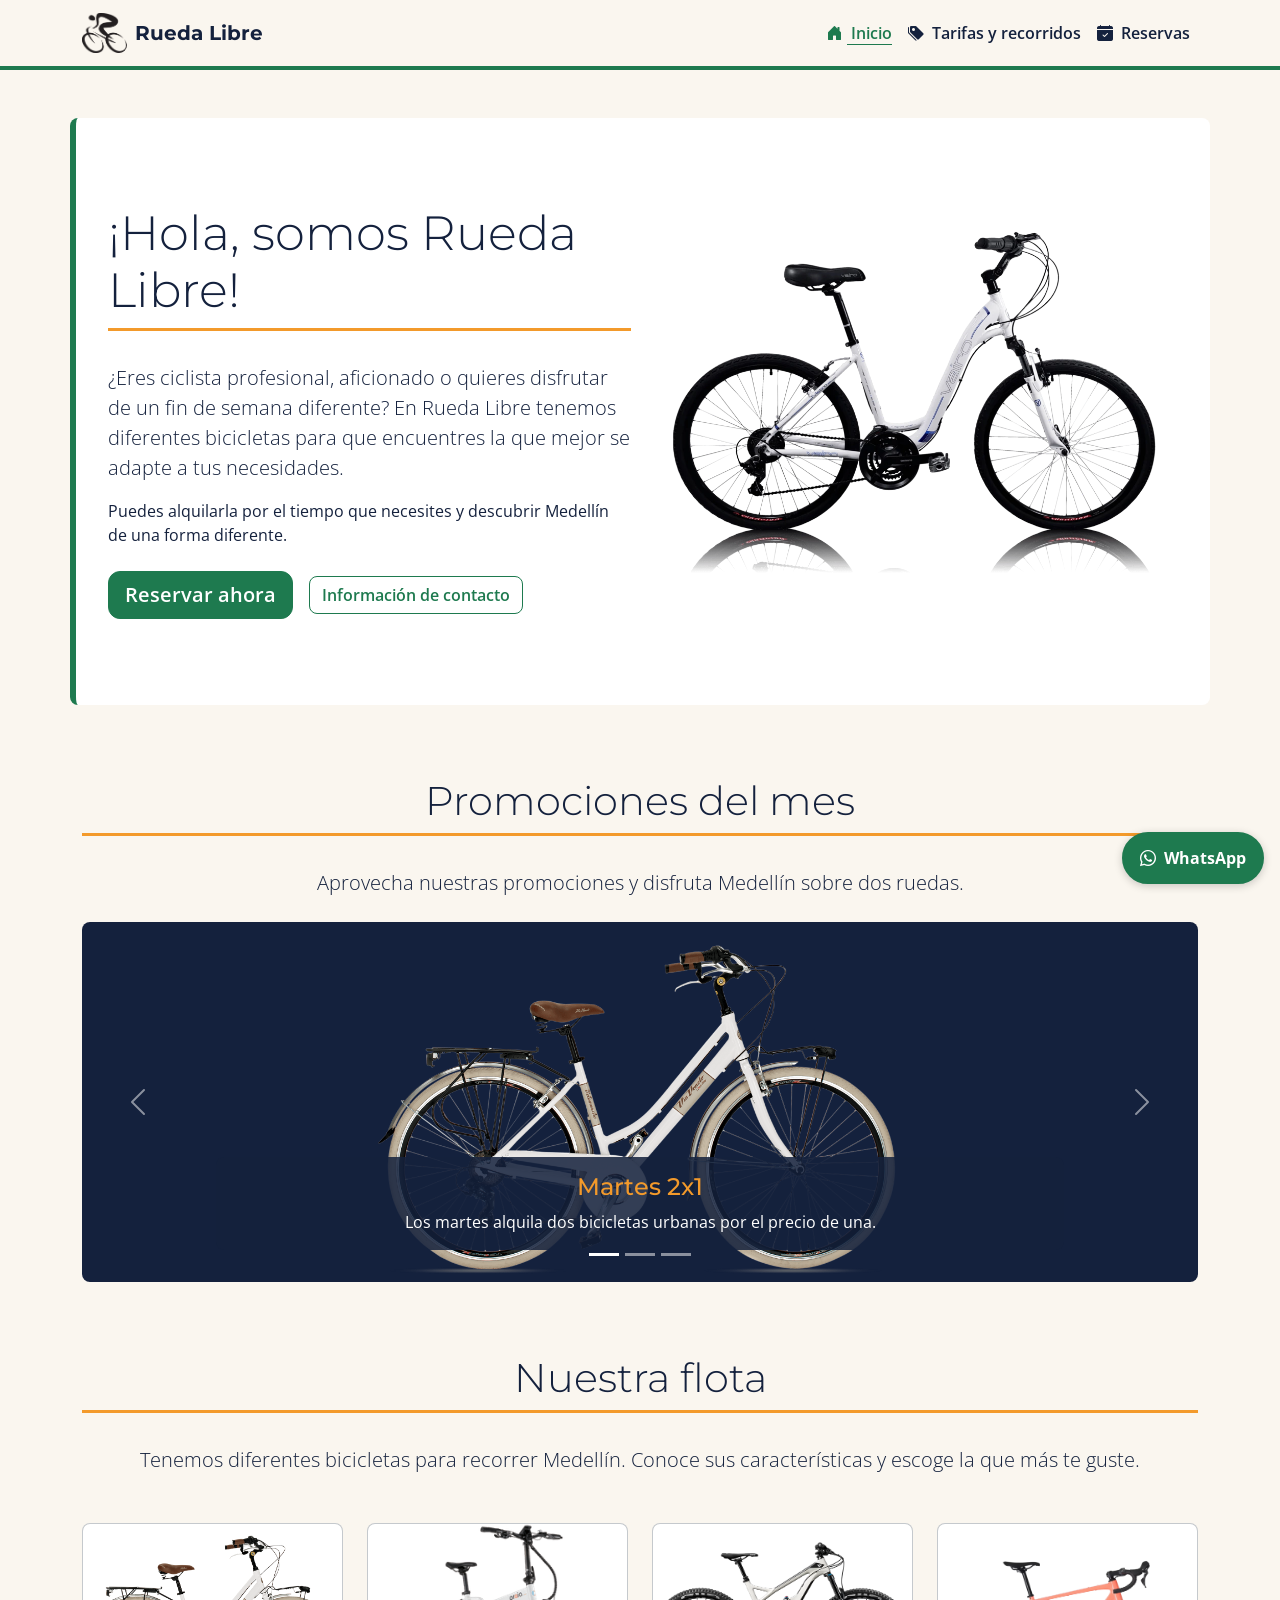
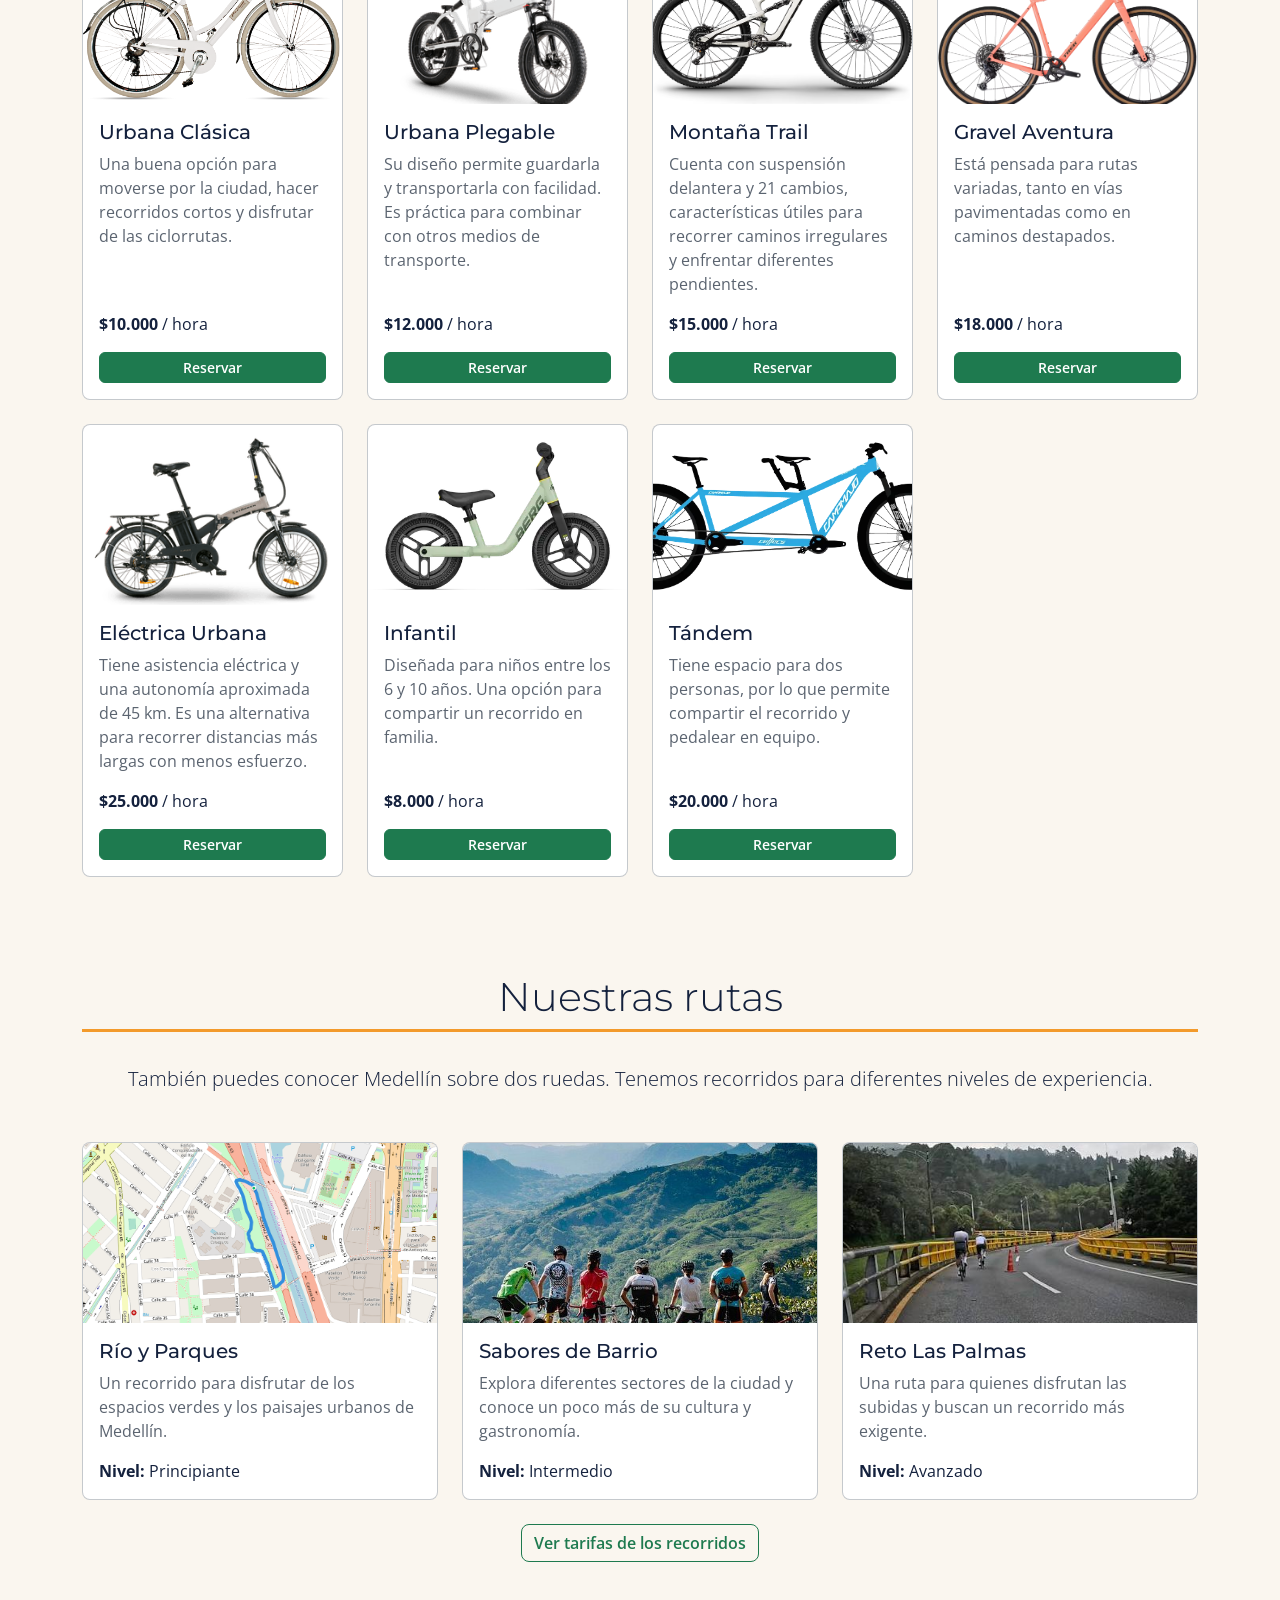
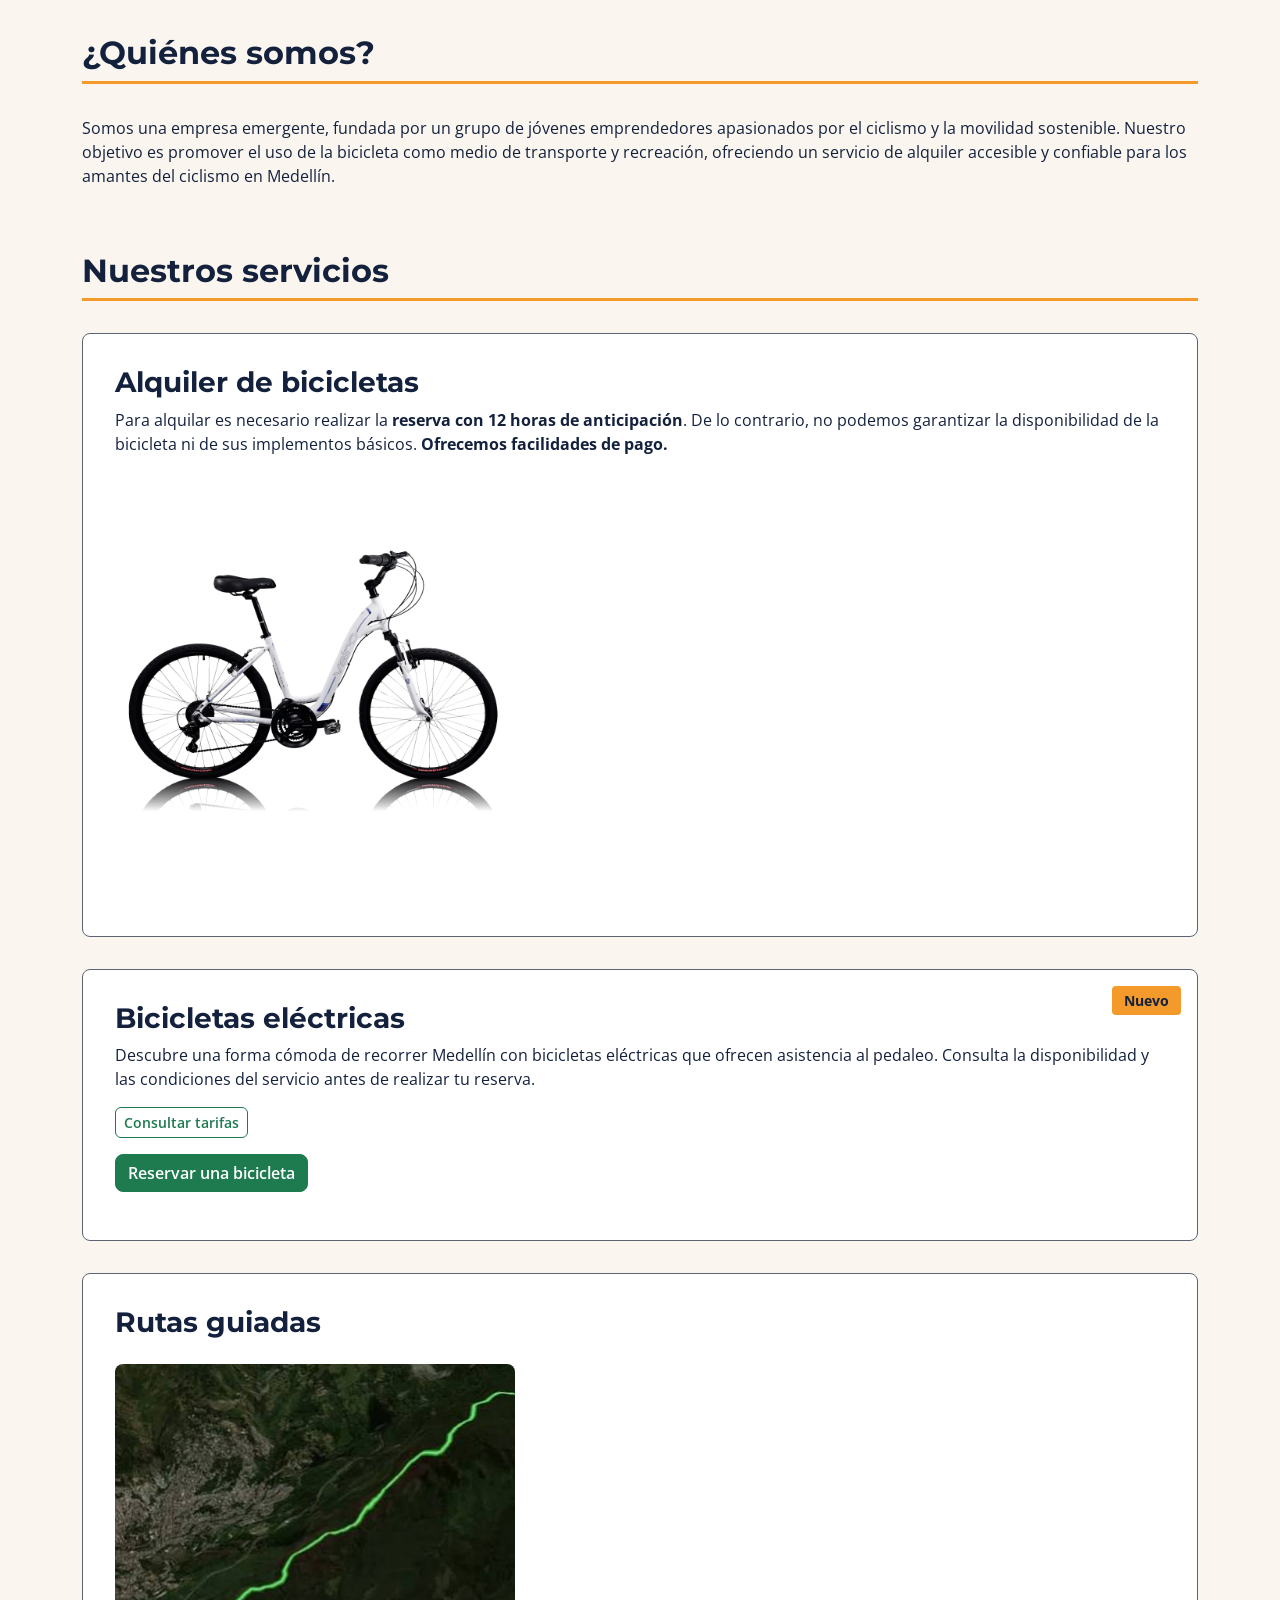
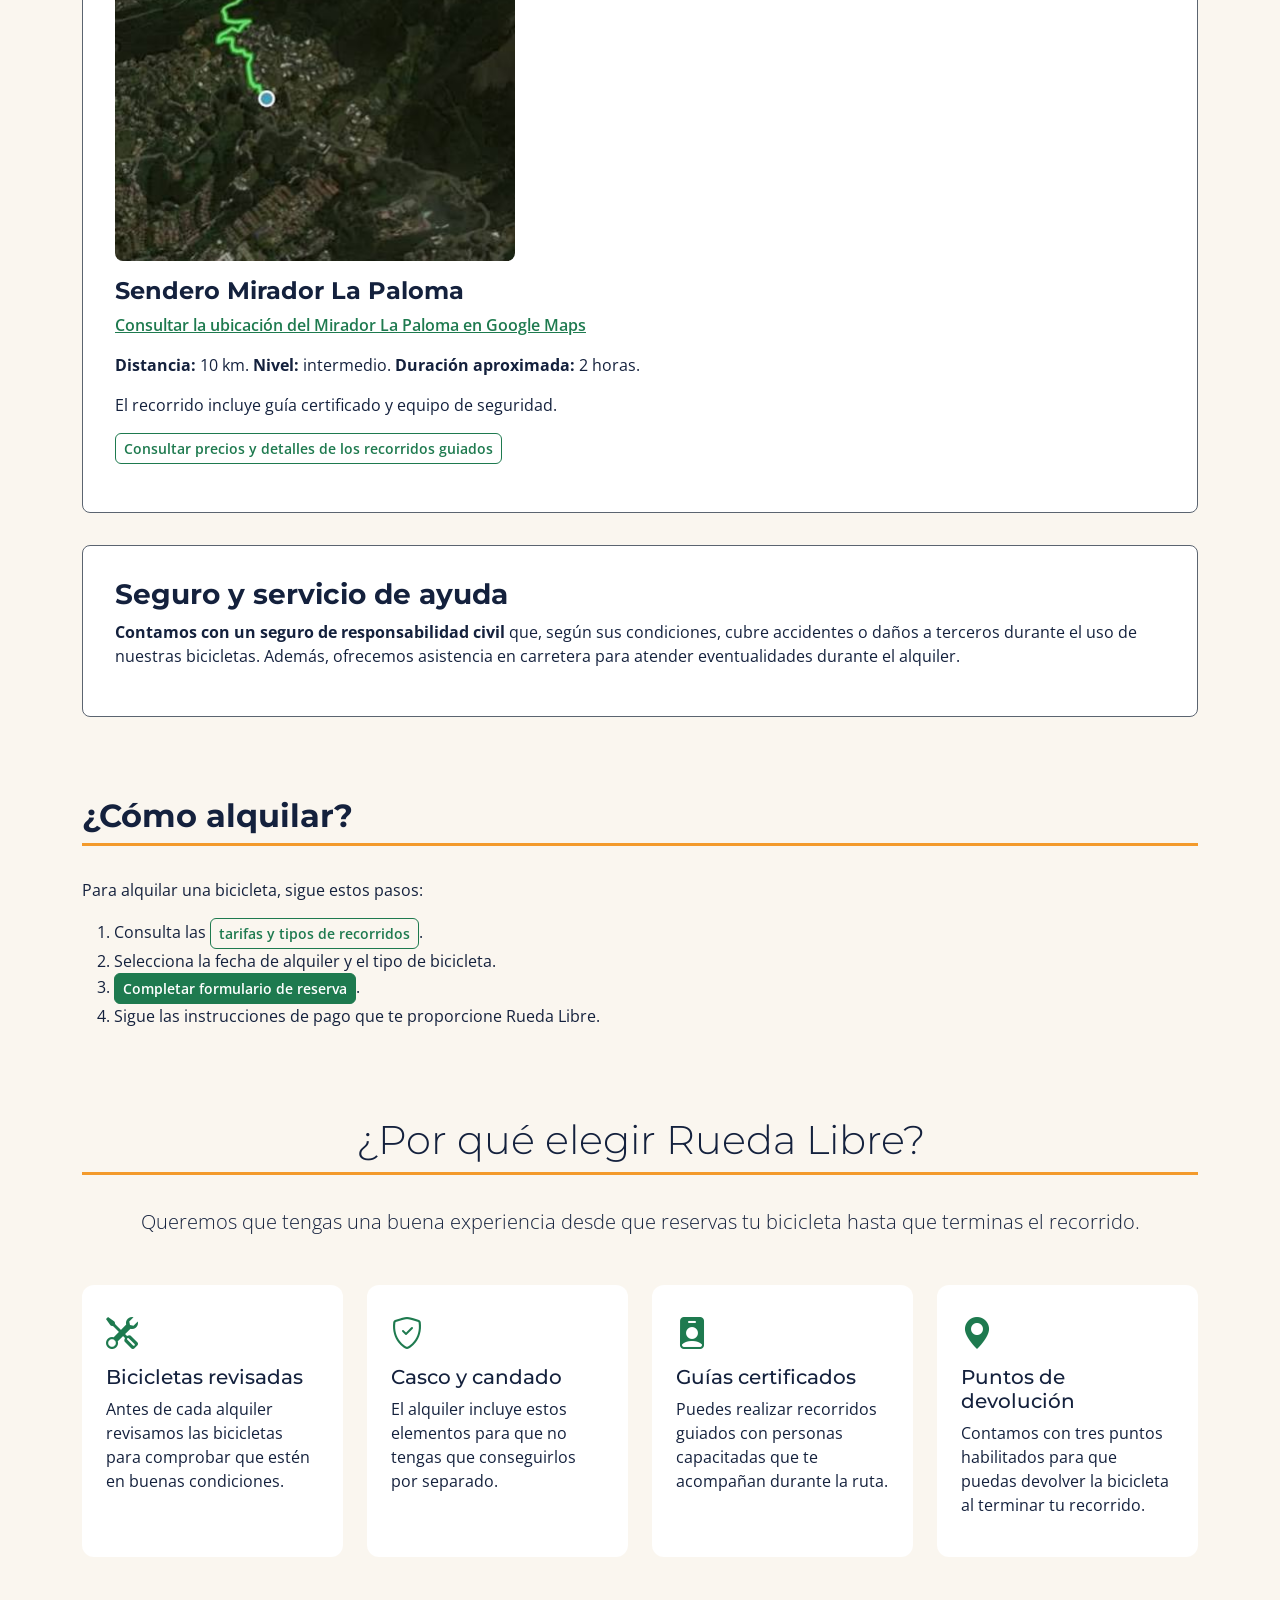
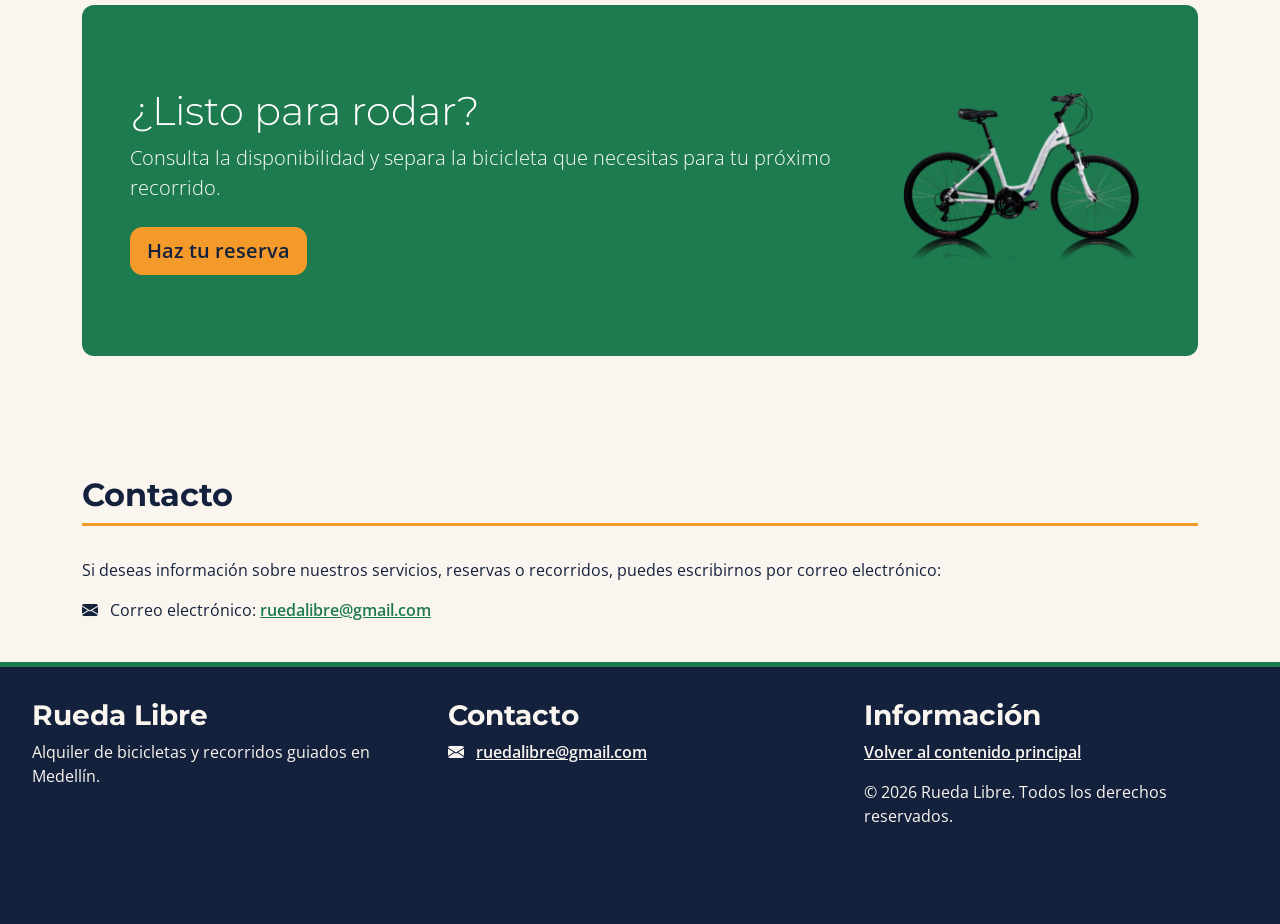
<file: docs/index.html>
<!DOCTYPE html>
<html lang="es">
<head>
    <meta charset="UTF-8">
    <meta name="viewport" content="width=device-width, initial-scale=1.0">

    <meta name="author" content="Andrea Arias">
    <meta name="description" content="Rueda Libre ofrece alquiler de bicicletas, recorridos guiados y asistencia para ciclistas en Medellín.">
    <meta name="keywords" content="bicicletas, alquiler, Medellín, rutas guiadas, mantenimiento">

    <title>Rueda Libre | Alquiler de bicicletas en Medellín</title>

    <link rel="preconnect" href="https://fonts.googleapis.com">
    <link rel="preconnect" href="https://fonts.gstatic.com" crossorigin>
    <link href="https://fonts.googleapis.com/css2?family=Montserrat:wght@700&family=Open+Sans:wght@400;600&display=swap" rel="stylesheet">

    <link
        href="https://cdn.jsdelivr.net/npm/bootstrap@5.3.8/dist/css/bootstrap.min.css"
        rel="stylesheet"
        integrity="sha384-sRIl4kxILFvY47J16cr9ZwB07vP4J8+LH7qKQnuqkuIAvNWLzeN8tE5YBujZqJLB"
        crossorigin="anonymous"
    >

    <link
        rel="stylesheet"
        href="https://cdn.jsdelivr.net/npm/bootstrap-icons@1.13.1/font/bootstrap-icons.min.css"
    >

    <link rel="stylesheet" href="css/styles.css">
</head>

<body>

    <header>
        <nav class="navbar navbar-expand-lg">
            <div class="container">
                <a class="navbar-brand d-flex align-items-center gap-2" href="index.html" aria-label="Rueda Libre, ir al inicio">
                    <img src="img/bicycle.png" alt="" width="45" height="45">
                    <span>Rueda Libre</span>
                </a>

                <button
                    class="navbar-toggler"
                    type="button"
                    data-bs-toggle="collapse"
                    data-bs-target="#menuPrincipal"
                    aria-controls="menuPrincipal"
                    aria-expanded="false"
                    aria-label="Abrir o cerrar menú"
                >
                    <span class="navbar-toggler-icon"></span>
                </button>

                <div class="collapse navbar-collapse" id="menuPrincipal">
                    <ul class="navbar-nav ms-auto">
                        <li class="nav-item">
                            <a class="nav-link active" href="index.html" aria-current="page">
                                <i class="bi bi-house-door-fill me-1" aria-hidden="true"></i>
                                Inicio
                            </a>
                        </li>

                        <li class="nav-item">
                            <a class="nav-link" href="paginas/tarifas.html">
                                <i class="bi bi-tags-fill me-1" aria-hidden="true"></i>
                                Tarifas y recorridos
                            </a>
                        </li>

                        <li class="nav-item">
                            <a class="nav-link" href="paginas/reservas.html">
                                <i class="bi bi-calendar-check-fill me-1" aria-hidden="true"></i>
                                Reservas
                            </a>
                        </li>
                    </ul>
                </div>
            </div>
        </nav>
    </header>

    <main id="contenido-principal">

        <section id="inicio" class="container portada-marca my-5" aria-labelledby="titulo-inicio">
            <div class="row align-items-center g-4">

                <div class="col-12 col-lg-6">
                    <h1 id="titulo-inicio" class="display-5 titulo-seccion">
                        ¡Hola, somos Rueda Libre!
                    </h1>

                    <p class="lead">
                        ¿Eres ciclista profesional, aficionado o quieres
                        disfrutar de un fin de semana diferente? En Rueda Libre
                        tenemos diferentes bicicletas para que encuentres
                        la que mejor se adapte a tus necesidades.
                    </p>

                    <p>
                        Puedes alquilarla por el tiempo que necesites y
                        descubrir Medellín de una forma diferente.
                    </p>

                    <div class="d-flex flex-column flex-sm-row align-items-sm-center gap-3 mt-4">
                        <a href="paginas/reservas.html" class="btn btn-primary btn-lg">
                            Reservar ahora
                        </a>

                        <a href="#contacto" class="btn btn-outline-primary">
                            Información de contacto
                        </a>
                    </div>
                </div>

                <div class="col-12 col-lg-6 text-center">
                    <img
                        src="img/byke.png"
                        class="img-fluid"
                        alt="Bicicleta disponible para alquilar en Rueda Libre"
                    >
                </div>

            </div>
        </section>

        <section id="promociones" class="container py-4" aria-labelledby="titulo-promociones">
            <div class="text-center mb-4">
                <h2 id="titulo-promociones" class="display-6 titulo-seccion">
                    Promociones del mes
                </h2>

                <p class="lead">
                    Aprovecha nuestras promociones y disfruta Medellín sobre dos ruedas.
                </p>
            </div>

            <div
                id="carruselPromociones"
                class="carousel slide promo-carousel"
                data-bs-ride="carousel"
                data-bs-interval="5000"
            >
                <div class="carousel-indicators">
                    <button
                        type="button"
                        data-bs-target="#carruselPromociones"
                        data-bs-slide-to="0"
                        class="active"
                        aria-current="true"
                        aria-label="Ver promoción de martes 2x1"
                    ></button>

                    <button
                        type="button"
                        data-bs-target="#carruselPromociones"
                        data-bs-slide-to="1"
                        aria-label="Ver descuento en bicicletas eléctricas"
                    ></button>

                    <button
                        type="button"
                        data-bs-target="#carruselPromociones"
                        data-bs-slide-to="2"
                        aria-label="Ver promoción navideña"
                    ></button>
                </div>

                <div class="carousel-inner rounded-3">

                    <div class="carousel-item active">
                        <img
                            src="img/urbana-clasica.jpg"
                            class="d-block w-100"
                            alt="Bicicleta urbana disponible en la promoción de martes 2x1"
                        >

                        <div class="carousel-caption">
                            <h3 class="h4">Martes 2x1</h3>
                            <p class="mb-0">
                                Los martes alquila dos bicicletas urbanas por el precio de una.
                            </p>
                        </div>
                    </div>

                    <div class="carousel-item">
                        <img
                            src="img/electrica-urbana.jpg"
                            class="d-block w-100"
                            alt="Bicicleta eléctrica urbana incluida en la promoción de descuento"
                        >

                        <div class="carousel-caption">
                            <h3 class="h4">20 % de descuento</h3>
                            <p class="mb-0">
                                De lunes a jueves disfruta un 20 % de descuento en bicicletas eléctricas.
                            </p>
                        </div>
                    </div>

                    <div class="carousel-item">
                        <img
                            src="img/navidad-bicicletas.jpg"
                            class="d-block w-100"
                            alt="Bicicleta en un ambiente navideño con luces y decoración festiva"
                        >

                        <div class="carousel-caption">
                            <h3 class="h4">¡Navidad sobre ruedas!</h3>
                            <p class="mb-0">
                                Esta Navidad, recorre Medellín y disfruta de un 15 % de descuento en el alquiler de bicicletas durante diciembre.
                            </p>
                        </div>
                    </div>

                </div>

                <button
                    class="carousel-control-prev"
                    type="button"
                    data-bs-target="#carruselPromociones"
                    data-bs-slide="prev"
                    aria-label="Mostrar promoción anterior"
                >
                    <span class="carousel-control-prev-icon" aria-hidden="true"></span>
                    <span class="visually-hidden">Promoción anterior</span>
                </button>

                <button
                    class="carousel-control-next"
                    type="button"
                    data-bs-target="#carruselPromociones"
                    data-bs-slide="next"
                    aria-label="Mostrar promoción siguiente"
                >
                    <span class="carousel-control-next-icon" aria-hidden="true"></span>
                    <span class="visually-hidden">Promoción siguiente</span>
                </button>
            </div>
        </section>

        <section id="flota" class="container py-5" aria-labelledby="titulo-flota">
            <div class="text-center mb-5">
                <h2 id="titulo-flota" class="display-6 titulo-seccion">
                    Nuestra flota
                </h2>

                <p class="lead">
                    Tenemos diferentes bicicletas para recorrer Medellín.
                    Conoce sus características y escoge la que más te guste.
                </p>
            </div>

            <div class="row g-4">

                <div class="col-12 col-sm-6 col-lg-4 col-xl-3">
                    <article class="card h-100">
                        <img src="img/urbana-clasica.jpg" class="card-img-top" alt="Bicicleta Urbana Clásica" loading="lazy">
                        <div class="card-body d-flex flex-column">
                            <h3 class="card-title h5">Urbana Clásica</h3>
                            <p class="card-text">
                                Una buena opción para moverse por la ciudad,
                                hacer recorridos cortos y disfrutar de las ciclorrutas.
                            </p>
                            <p class="fw-bold mt-auto">$10.000 <span class="fw-normal">/ hora</span></p>
                            <a href="paginas/reservas.html" class="btn btn-primary btn-sm">Reservar</a>
                        </div>
                    </article>
                </div>

                <div class="col-12 col-sm-6 col-lg-4 col-xl-3">
                    <article class="card h-100">
                        <img src="img/urbana-plegable.jpg" class="card-img-top" alt="Bicicleta Urbana Plegable" loading="lazy">
                        <div class="card-body d-flex flex-column">
                            <h3 class="card-title h5">Urbana Plegable</h3>
                            <p class="card-text">
                                Su diseño permite guardarla y transportarla
                                con facilidad. Es práctica para combinar
                                con otros medios de transporte.
                            </p>
                            <p class="fw-bold mt-auto">$12.000 <span class="fw-normal">/ hora</span></p>
                            <a href="paginas/reservas.html" class="btn btn-primary btn-sm">Reservar</a>
                        </div>
                    </article>
                </div>

                <div class="col-12 col-sm-6 col-lg-4 col-xl-3">
                    <article class="card h-100">
                        <img src="img/montana-trail.jpg" class="card-img-top" alt="Bicicleta de montaña Trail" loading="lazy">
                        <div class="card-body d-flex flex-column">
                            <h3 class="card-title h5">Montaña Trail</h3>
                            <p class="card-text">
                                Cuenta con suspensión delantera y 21 cambios,
                                características útiles para recorrer caminos
                                irregulares y enfrentar diferentes pendientes.
                            </p>
                            <p class="fw-bold mt-auto">$15.000 <span class="fw-normal">/ hora</span></p>
                            <a href="paginas/reservas.html" class="btn btn-primary btn-sm">Reservar</a>
                        </div>
                    </article>
                </div>

                <div class="col-12 col-sm-6 col-lg-4 col-xl-3">
                    <article class="card h-100">
                        <img src="img/gravel-aventura.jpg" class="card-img-top" alt="Bicicleta Gravel Aventura" loading="lazy">
                        <div class="card-body d-flex flex-column">
                            <h3 class="card-title h5">Gravel Aventura</h3>
                            <p class="card-text">
                                Está pensada para rutas variadas, tanto en
                                vías pavimentadas como en caminos destapados.
                            </p>
                            <p class="fw-bold mt-auto">$18.000 <span class="fw-normal">/ hora</span></p>
                            <a href="paginas/reservas.html" class="btn btn-primary btn-sm">Reservar</a>
                        </div>
                    </article>
                </div>

                <div class="col-12 col-sm-6 col-lg-4 col-xl-3">
                    <article class="card h-100">
                        <img src="img/electrica-urbana.jpg" class="card-img-top" alt="Bicicleta Eléctrica Urbana" loading="lazy">
                        <div class="card-body d-flex flex-column">
                            <h3 class="card-title h5">Eléctrica Urbana</h3>
                            <p class="card-text">
                                Tiene asistencia eléctrica y una autonomía
                                aproximada de 45 km. Es una alternativa para
                                recorrer distancias más largas con menos esfuerzo.
                            </p>
                            <p class="fw-bold mt-auto">$25.000 <span class="fw-normal">/ hora</span></p>
                            <a href="paginas/reservas.html" class="btn btn-primary btn-sm">Reservar</a>
                        </div>
                    </article>
                </div>

                <div class="col-12 col-sm-6 col-lg-4 col-xl-3">
                    <article class="card h-100">
                        <img src="img/infantil.jpg" class="card-img-top" alt="Bicicleta Infantil" loading="lazy">
                        <div class="card-body d-flex flex-column">
                            <h3 class="card-title h5">Infantil</h3>
                            <p class="card-text">
                                Diseñada para niños entre los 6 y 10 años.
                                Una opción para compartir un recorrido en familia.
                            </p>
                            <p class="fw-bold mt-auto">$8.000 <span class="fw-normal">/ hora</span></p>
                            <a href="paginas/reservas.html" class="btn btn-primary btn-sm">Reservar</a>
                        </div>
                    </article>
                </div>

                <div class="col-12 col-sm-6 col-lg-4 col-xl-3">
                    <article class="card h-100">
                        <img src="img/tandem.jpg" class="card-img-top" alt="Bicicleta Tándem para dos personas" loading="lazy">
                        <div class="card-body d-flex flex-column">
                            <h3 class="card-title h5">Tándem</h3>
                            <p class="card-text">
                                Tiene espacio para dos personas, por lo que
                                permite compartir el recorrido y pedalear en equipo.
                            </p>
                            <p class="fw-bold mt-auto">$20.000 <span class="fw-normal">/ hora</span></p>
                            <a href="paginas/reservas.html" class="btn btn-primary btn-sm">Reservar</a>
                        </div>
                    </article>
                </div>

            </div>
        </section>

        <section id="galeria-rutas" class="container py-5" aria-labelledby="titulo-rutas">
            <div class="text-center mb-5">
                <h2 id="titulo-rutas" class="display-6 titulo-seccion">
                    Nuestras rutas
                </h2>

                <p class="lead">
                    También puedes conocer Medellín sobre dos ruedas.
                    Tenemos recorridos para diferentes niveles de experiencia.
                </p>
            </div>

            <div class="row g-4">

                <div class="col-12 col-md-6 col-lg-4">
                    <article class="card h-100">
                        <img src="img/rio-parques.jpg" class="card-img-top" alt="Paisaje natural de la ruta Río y Parques" loading="lazy">
                        <div class="card-body d-flex flex-column">
                            <h3 class="card-title h5">Río y Parques</h3>
                            <p class="card-text">
                                Un recorrido para disfrutar de los espacios
                                verdes y los paisajes urbanos de Medellín.
                            </p>
                            <p class="mb-0 mt-auto"><strong>Nivel:</strong> Principiante</p>
                        </div>
                    </article>
                </div>

                <div class="col-12 col-md-6 col-lg-4">
                    <article class="card h-100">
                        <img src="img/sabores-barrio.jpg" class="card-img-top" alt="Paisaje de la ruta Sabores de Barrio" loading="lazy">
                        <div class="card-body d-flex flex-column">
                            <h3 class="card-title h5">Sabores de Barrio</h3>
                            <p class="card-text">
                                Explora diferentes sectores de la ciudad
                                y conoce un poco más de su cultura y gastronomía.
                            </p>
                            <p class="mb-0 mt-auto"><strong>Nivel:</strong> Intermedio</p>
                        </div>
                    </article>
                </div>

                <div class="col-12 col-md-6 col-lg-4">
                    <article class="card h-100">
                        <img src="img/reto-palmas.jpg" class="card-img-top" alt="Paisaje de la ruta Reto Las Palmas" loading="lazy">
                        <div class="card-body d-flex flex-column">
                            <h3 class="card-title h5">Reto Las Palmas</h3>
                            <p class="card-text">
                                Una ruta para quienes disfrutan las subidas
                                y buscan un recorrido más exigente.
                            </p>
                            <p class="mb-0 mt-auto"><strong>Nivel:</strong> Avanzado</p>
                        </div>
                    </article>
                </div>

            </div>

            <div class="text-center mt-4">
                <a href="paginas/tarifas.html#recorridos" class="btn btn-outline-primary">
                    Ver tarifas de los recorridos
                </a>
            </div>
        </section>

        <section id="presentacion" class="container py-4" aria-labelledby="titulo-presentacion">
            <h2 id="titulo-presentacion" class="titulo-seccion">¿Quiénes somos?</h2>

            <p>
                Somos una empresa emergente, fundada por un grupo de jóvenes
                emprendedores apasionados por el ciclismo y la movilidad
                sostenible. Nuestro objetivo es promover el uso de la bicicleta
                como medio de transporte y recreación, ofreciendo un servicio
                de alquiler accesible y confiable para los amantes del
                ciclismo en Medellín.
            </p>
        </section>

        <section id="servicios" class="container py-4" aria-labelledby="titulo-servicios">
            <h2 id="titulo-servicios" class="titulo-seccion">Nuestros servicios</h2>

            <article id="alquiler-bicicletas" class="tarjeta-servicio">
                <h3>Alquiler de bicicletas</h3>

                <p>
                    Para alquilar es necesario realizar la
                    <strong>reserva con 12 horas de anticipación</strong>.
                    De lo contrario, no podemos garantizar la disponibilidad
                    de la bicicleta ni de sus implementos básicos.
                    <strong>Ofrecemos facilidades de pago.</strong>
                </p>

                <img
                    src="img/byke.png"
                    alt="Bicicleta que se ofrece para alquiler"
                    width="400"
                    height="400"
                    loading="lazy"
                >
            </article>

            <article id="bicicletas-electricas" class="tarjeta-servicio tarjeta-electrica">
                <span class="etiqueta-nuevo">Nuevo</span>

                <h3>Bicicletas eléctricas</h3>

                <p>
                    Descubre una forma cómoda de recorrer Medellín con
                    bicicletas eléctricas que ofrecen asistencia al pedaleo.
                    Consulta la disponibilidad y las condiciones del servicio
                    antes de realizar tu reserva.
                </p>

                <p>
                    <a href="paginas/tarifas.html" class="btn btn-outline-primary btn-sm">
                        Consultar tarifas
                    </a>
                </p>

                <p>
                    <a href="paginas/reservas.html" class="btn btn-primary">
                        Reservar una bicicleta
                    </a>
                </p>
            </article>

            <article id="rutas-guiadas" class="tarjeta-servicio">
                <h3>Rutas guiadas</h3>

                <img
                    src="img/sendero.png"
                    alt="Sendero natural rodeado de vegetación para recorrer en bicicleta"
                    width="400"
                    height="200"
                    loading="lazy"
                >

                <h4>Sendero Mirador La Paloma</h4>

                <p>
                    <a
                        href="https://www.google.com/maps/dir/Mirador+La+Paloma,+Medell%C3%ADn,+Santa+Elena,+Medell%C3%ADn,+Antioquia/Medell%C3%ADn,+Antioquia/@6.200539,-75.5916835,12z/data=!3m1!4b1!4m13!1m5!1m1!1s0x8e4428069322b7ad:0x581e195430a4e0e2!2m2!1d-75.532123!2d6.213039!1m5!1m1!1s0x8e4428dfb80fad05:0x42137cfcc7b53b56!2m2!1d-75.5658153!2d6.2476376?entry=ttu&g_ep=EgoyMDI2MTAyMC4wIKXMDSoASAFQAw%3D%3D"
                        target="_blank"
                        rel="noopener noreferrer"
                    >
                        Consultar la ubicación del Mirador La Paloma en Google Maps
                    </a>
                </p>

                <p>
                    <strong>Distancia:</strong> 10 km.
                    <strong>Nivel:</strong> intermedio.
                    <strong>Duración aproximada:</strong> 2 horas.
                </p>

                <p>
                    El recorrido incluye guía certificado y equipo de seguridad.
                </p>

                <p>
                    <a href="paginas/tarifas.html#recorridos" class="btn btn-outline-primary btn-sm">
                        Consultar precios y detalles de los recorridos guiados
                    </a>
                </p>
            </article>

            <article id="seguro-asistencia" class="tarjeta-servicio">
                <h3>Seguro y servicio de ayuda</h3>

                <p>
                    <strong>Contamos con un seguro de responsabilidad civil</strong>
                    que, según sus condiciones, cubre accidentes o daños a
                    terceros durante el uso de nuestras bicicletas. Además,
                    ofrecemos asistencia en carretera para atender
                    eventualidades durante el alquiler.
                </p>
            </article>
        </section>

        <section id="como-alquilar" class="container py-4" aria-labelledby="titulo-como-alquilar">
            <h2 id="titulo-como-alquilar" class="titulo-seccion">¿Cómo alquilar?</h2>

            <p>Para alquilar una bicicleta, sigue estos pasos:</p>

            <ol>
                <li>
                    Consulta las
                    <a href="paginas/tarifas.html" class="btn btn-outline-primary btn-sm">
                        tarifas y tipos de recorridos
                    </a>.
                </li>

                <li>
                    Selecciona la fecha de alquiler y el tipo de bicicleta.
                </li>

                <li>
                    <a href="paginas/reservas.html" class="btn btn-primary btn-sm">
                        Completar formulario de reserva
                    </a>.
                </li>

                <li>
                    Sigue las instrucciones de pago que te proporcione
                    Rueda Libre.
                </li>
            </ol>
        </section>

        <section id="beneficios" class="container py-5" aria-labelledby="titulo-beneficios">
            <div class="text-center mb-5">
                <h2 id="titulo-beneficios" class="display-6 titulo-seccion">
                    ¿Por qué elegir Rueda Libre?
                </h2>

                <p class="lead">
                    Queremos que tengas una buena experiencia desde que
                    reservas tu bicicleta hasta que terminas el recorrido.
                </p>
            </div>

            <div class="row g-4">

                <div class="col-12 col-sm-6 col-lg-3">
                    <article class="h-100 p-4 rounded-3 bg-white">
                        <p class="text-primary fs-2 mb-2">
                            <i class="bi bi-tools" aria-hidden="true"></i>
                        </p>
                        <h3 class="h5">Bicicletas revisadas</h3>
                        <p>
                            Antes de cada alquiler revisamos las bicicletas
                            para comprobar que estén en buenas condiciones.
                        </p>
                    </article>
                </div>

                <div class="col-12 col-sm-6 col-lg-3">
                    <article class="h-100 p-4 rounded-3 bg-white">
                        <p class="text-primary fs-2 mb-2">
                            <i class="bi bi-shield-check" aria-hidden="true"></i>
                        </p>
                        <h3 class="h5">Casco y candado</h3>
                        <p>
                            El alquiler incluye estos elementos para que
                            no tengas que conseguirlos por separado.
                        </p>
                    </article>
                </div>

                <div class="col-12 col-sm-6 col-lg-3">
                    <article class="h-100 p-4 rounded-3 bg-white">
                        <p class="text-primary fs-2 mb-2">
                            <i class="bi bi-person-badge-fill" aria-hidden="true"></i>
                        </p>
                        <h3 class="h5">Guías certificados</h3>
                        <p>
                            Puedes realizar recorridos guiados con personas
                            capacitadas que te acompañan durante la ruta.
                        </p>
                    </article>
                </div>

                <div class="col-12 col-sm-6 col-lg-3">
                    <article class="h-100 p-4 rounded-3 bg-white">
                        <p class="text-primary fs-2 mb-2">
                            <i class="bi bi-geo-alt-fill" aria-hidden="true"></i>
                        </p>
                        <h3 class="h5">Puntos de devolución</h3>
                        <p>
                            Contamos con tres puntos habilitados para que
                            puedas devolver la bicicleta al terminar tu recorrido.
                        </p>
                    </article>
                </div>

            </div>

            <div class="bg-primary text-white rounded-3 p-4 p-md-5 my-5 d-flex flex-column flex-md-row justify-content-between align-items-center gap-4">

                <div class="text-center text-md-start">
                    <h2 class="display-6 text-white">
                        ¿Listo para rodar?
                    </h2>

                    <p class="lead mb-0">
                        Consulta la disponibilidad y separa la bicicleta
                        que necesitas para tu próximo recorrido.
                    </p>

                    <a href="paginas/reservas.html" class="btn btn-naranja-pedal btn-lg mt-4">
                        Haz tu reserva
                    </a>
                </div>

                <img
                    src="img/byke.png"
                    class="d-none d-md-block img-fluid w-25"
                    alt="Bicicleta de Rueda Libre"
                    loading="lazy"
                >

            </div>
        </section>

        <section id="contacto" class="container py-4" aria-labelledby="titulo-contacto">
            <h2 id="titulo-contacto" class="titulo-seccion">Contacto</h2>

            <p>
                Si deseas información sobre nuestros servicios, reservas
                o recorridos, puedes escribirnos por correo electrónico:
            </p>

            <address>
                <p>
                    <i class="bi bi-envelope-fill me-2" aria-hidden="true"></i>
                    Correo electrónico:
                    <a href="mailto:ruedalibre@gmail.com">
                        ruedalibre@gmail.com
                    </a>
                </p>
            </address>
        </section>

    </main>

    <footer class="pie-marca">
        <div>
            <h3>Rueda Libre</h3>
            <p>
                Alquiler de bicicletas y recorridos guiados en Medellín.
            </p>
        </div>

        <div>
            <h3>Contacto</h3>
            <p>
                <i class="bi bi-envelope-fill me-2" aria-hidden="true"></i>
                <a href="mailto:ruedalibre@gmail.com">
                    ruedalibre@gmail.com
                </a>
            </p>
        </div>

        <div>
            <h3>Información</h3>

            <p>
                <a href="#contenido-principal">
                    Volver al contenido principal
                </a>
            </p>

            <p>
                &copy; 2026 Rueda Libre. Todos los derechos reservados.
            </p>
        </div>
    </footer>

    <a
        class="whatsapp-flotante"
        href="https://wa.me/573332904656"
        target="_blank"
        rel="noopener noreferrer"
        aria-label="Contactar a Rueda Libre por WhatsApp (abre en otra pestaña)"
    >
        <i class="bi bi-whatsapp me-1" aria-hidden="true"></i>
        WhatsApp
    </a>

    <script
        src="https://cdn.jsdelivr.net/npm/bootstrap@5.3.8/dist/js/bootstrap.bundle.min.js"
        integrity="sha384-FKyoEForCGlyvwx9Hj09JcYn3nv7wiPVlz7YYwJrWVcXK/BmnVDxM+D2scQbITxI"
        crossorigin="anonymous"
    ></script>

</body>
</html>
</file>
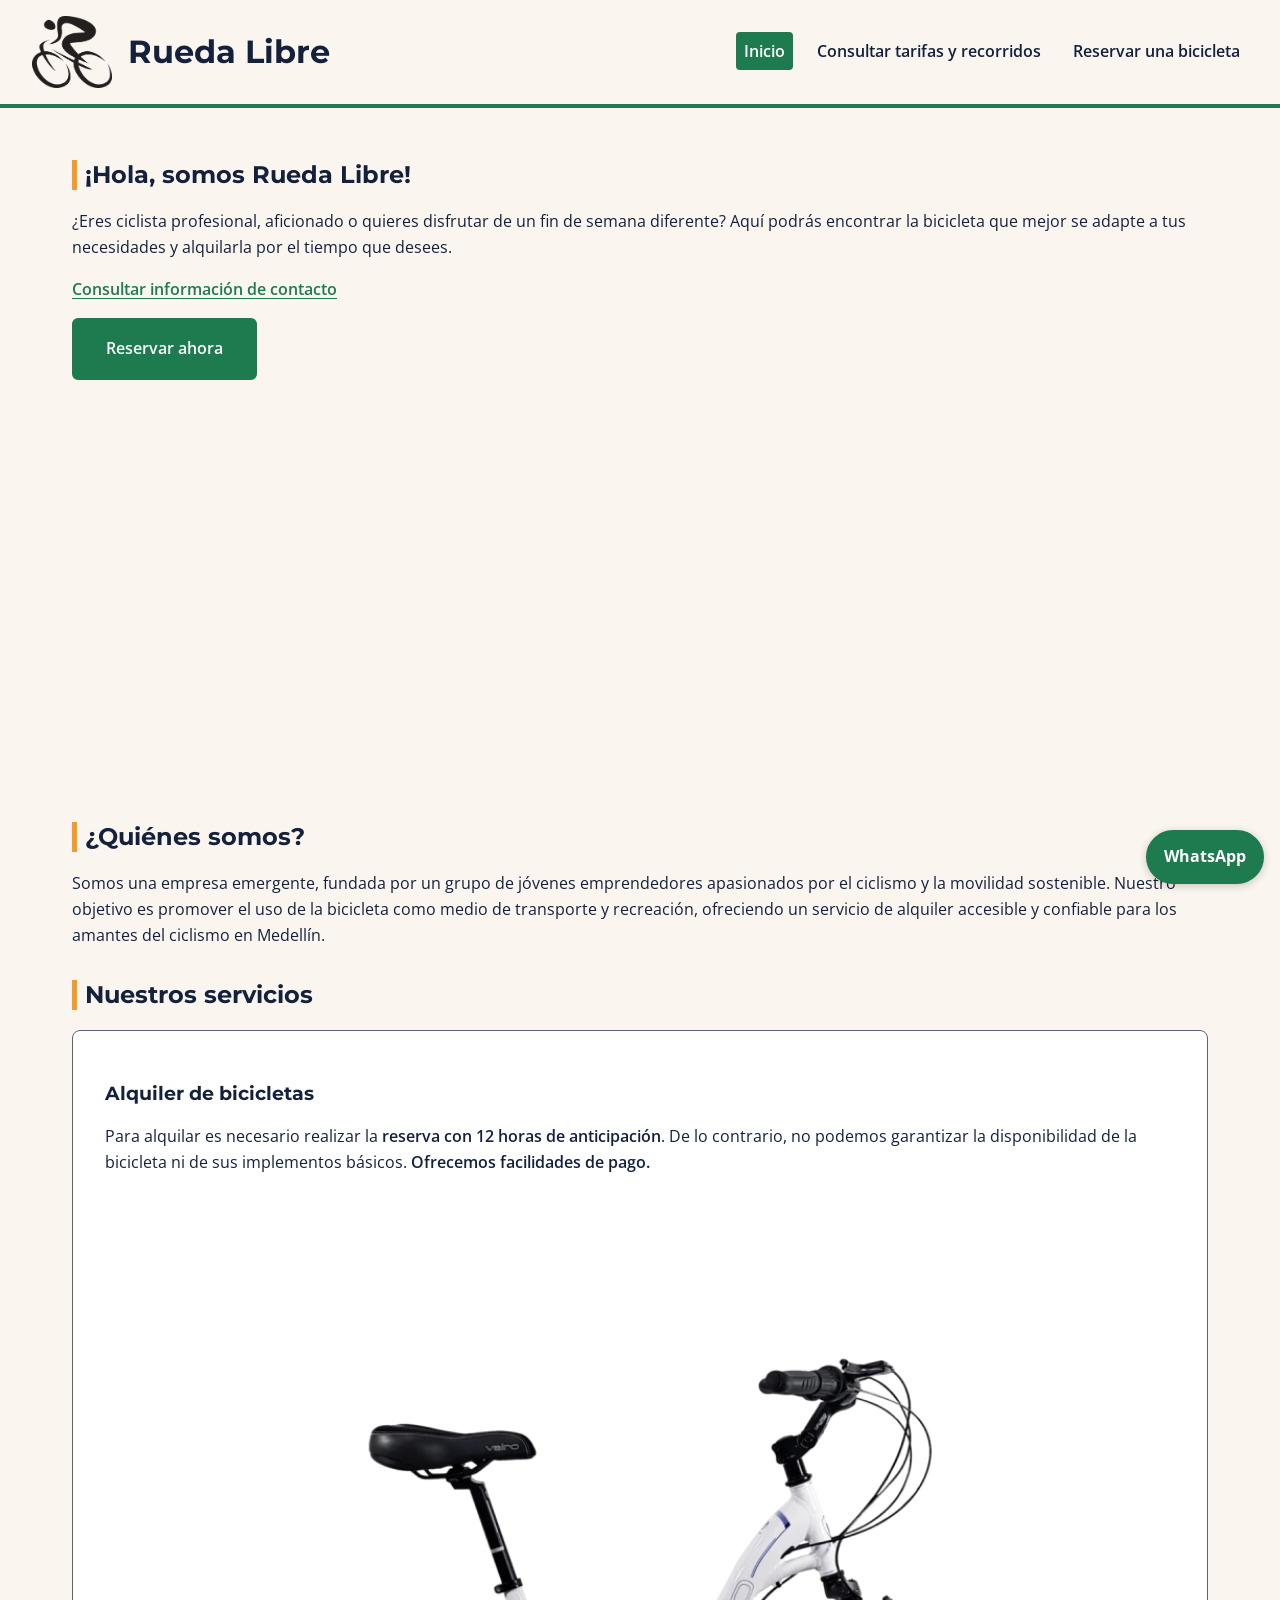
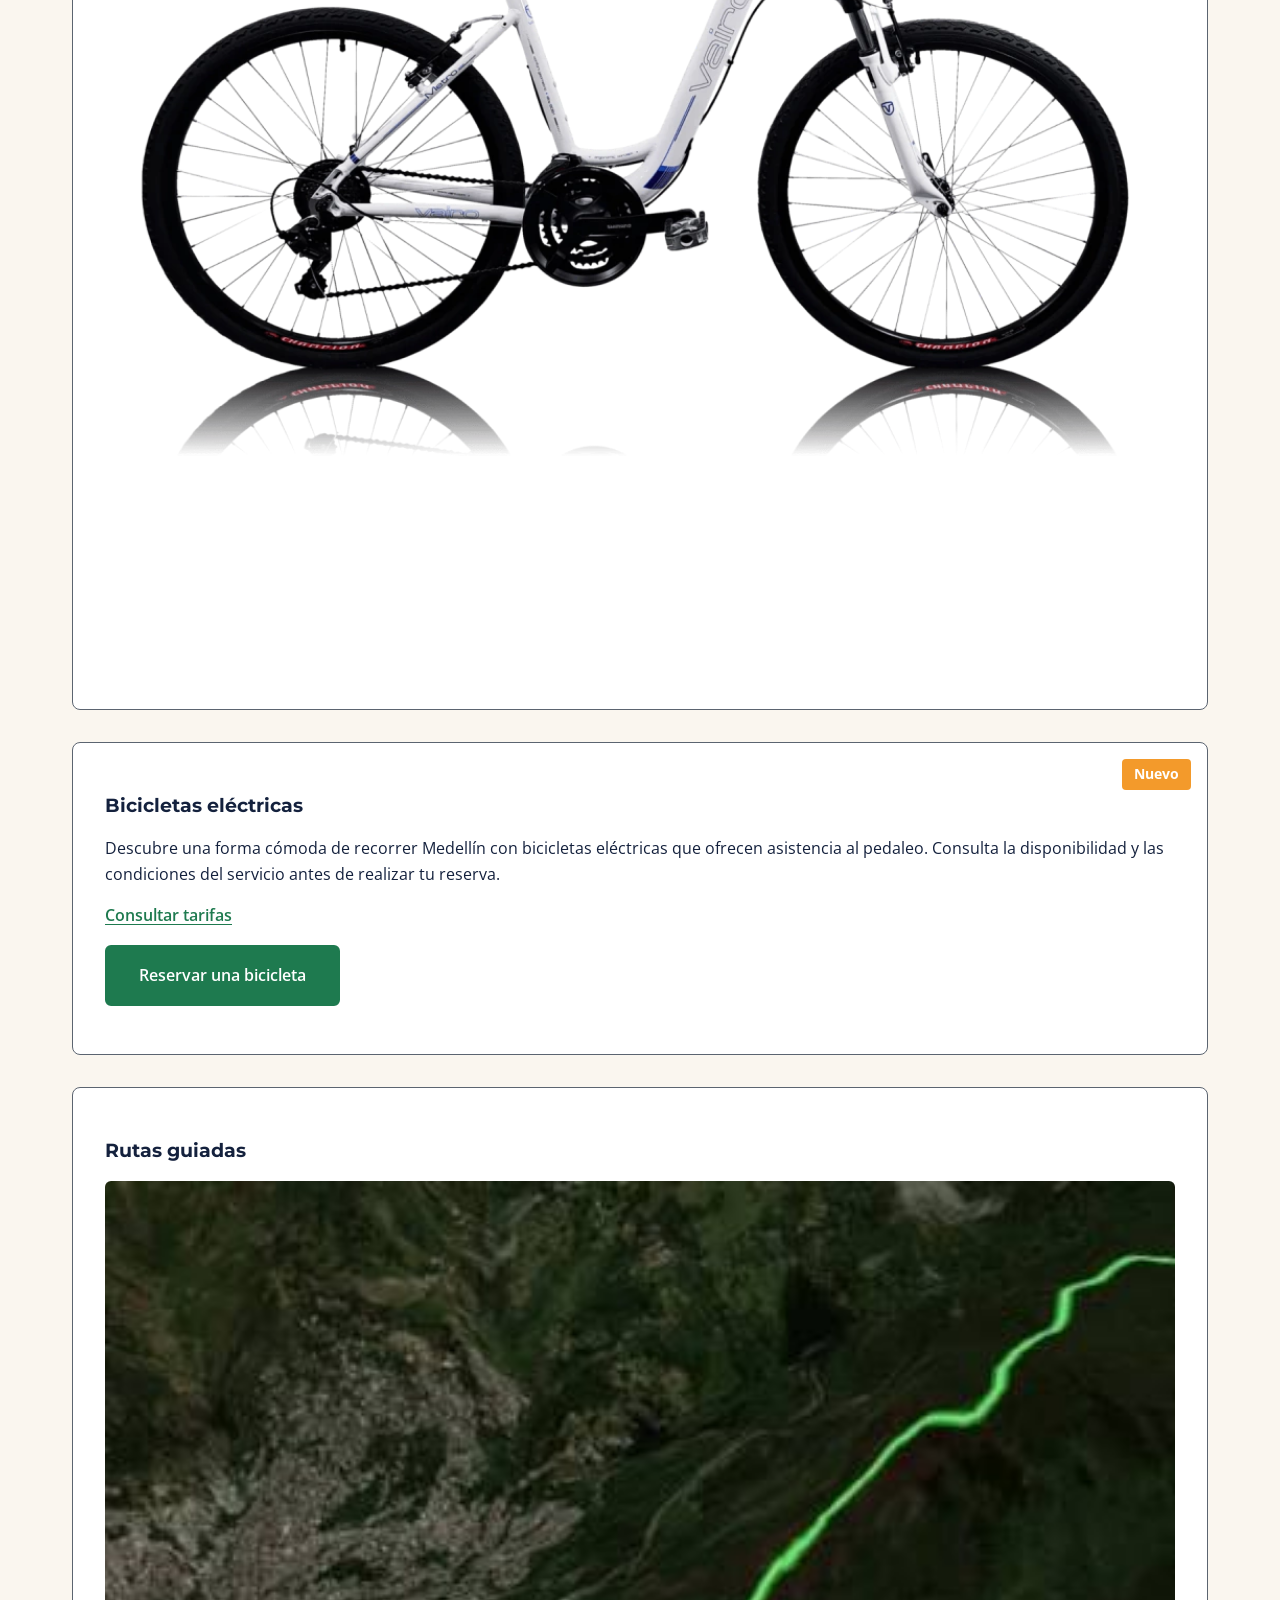
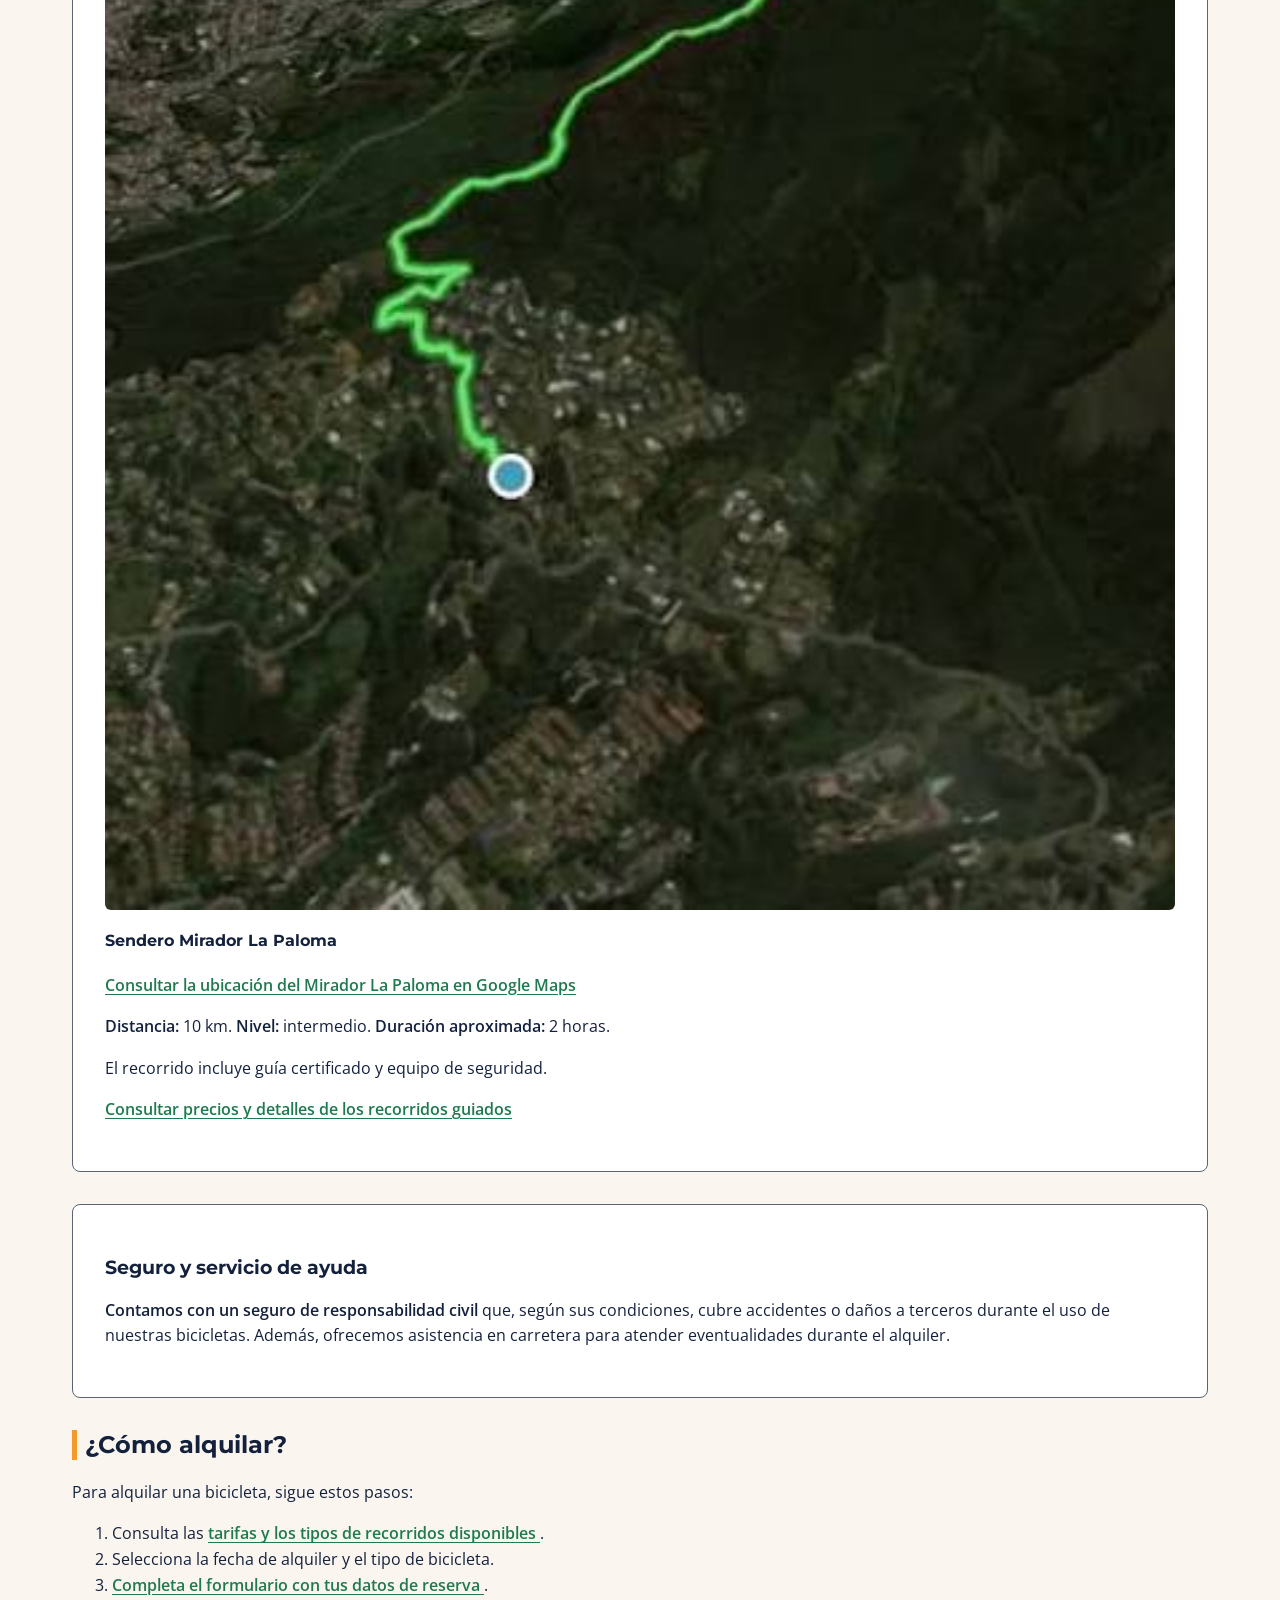
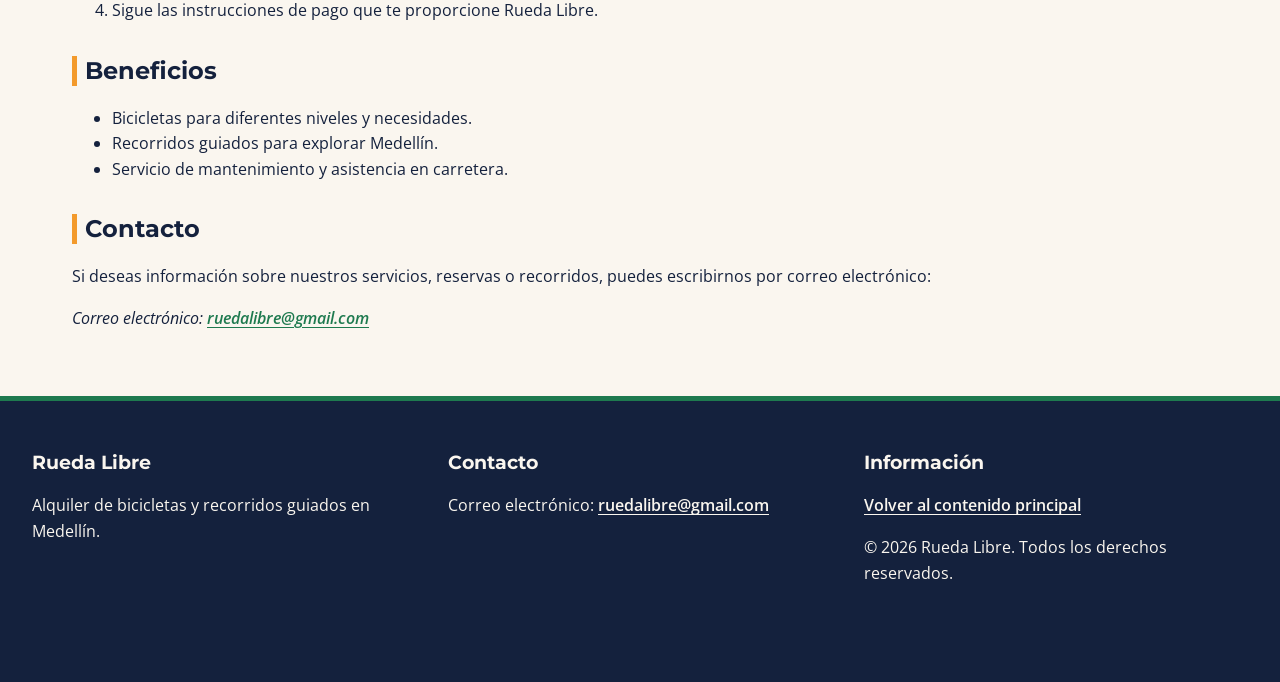
<file: rueda-libre/index.html>
<!DOCTYPE html>
<html lang="es">
<head>
    <meta charset="UTF-8">
    <meta name="viewport" content="width=device-width, initial-scale=1.0">

    <meta name="author" content="Andrea Arias">
    <meta name="description" content="Rueda Libre ofrece alquiler de bicicletas, recorridos guiados y asistencia para ciclistas en Medellín.">
    <meta name="keywords" content="bicicletas, alquiler, Medellín, rutas guiadas, mantenimiento">

    <title>Rueda Libre | Alquiler de bicicletas en Medellín</title>

    <link rel="preconnect" href="https://fonts.googleapis.com">
    <link rel="preconnect" href="https://fonts.gstatic.com" crossorigin>
    <link href="https://fonts.googleapis.com/css2?family=Montserrat:wght@700&family=Open+Sans:wght@400;600&display=swap" rel="stylesheet">

    <link rel="stylesheet" href="css/styles.css">
</head>

<body>

    <!-- Encabezado y navegación -->
    <header>

        <div class="marca">
            <a href="index.html" aria-label="Rueda Libre, ir al inicio">
                <img
                    src="img/bicycle.png"
                    alt="Logotipo de Rueda Libre"
                    width="200"
                    height="200"
                >
            </a>

            <h1>Rueda Libre</h1>
        </div>

        <nav aria-label="Navegación principal">
            <ul id="menu">

                <li>
                    <a href="index.html" class="activo" aria-current="page">
                        Inicio
                    </a>
                </li>

                <li>
                    <a href="paginas/tarifas.html">
                        Consultar tarifas y recorridos
                    </a>
                </li>

                <li>
                    <a href="paginas/reservas.html">
                        Reservar una bicicleta
                    </a>
                </li>

            </ul>
        </nav>

    </header>

    <!-- Contenido principal -->
    <main id="contenido-principal">

        <section
            id="inicio"
            class="seccion"
            aria-labelledby="titulo-inicio"
        >
            <h2 id="titulo-inicio">¡Hola, somos Rueda Libre!</h2>

            <p>
                ¿Eres ciclista profesional, aficionado o quieres disfrutar
                de un fin de semana diferente?
                Aquí podrás encontrar la bicicleta que mejor se adapte a tus
                necesidades y alquilarla por el tiempo que desees.
            </p>

            <p>
                <a href="#contacto">
                    Consultar información de contacto
                </a>
            </p>

            <p>
                <a href="paginas/reservas.html" class="enlace-boton">
                    Reservar ahora
                </a>
            </p>
        </section>

        <section
            id="presentacion"
            class="seccion"
            aria-labelledby="titulo-presentacion"
        >
            <h2 id="titulo-presentacion">¿Quiénes somos?</h2>

            <p>
                Somos una empresa emergente, fundada por un grupo de jóvenes
                emprendedores apasionados por el ciclismo y la movilidad
                sostenible. Nuestro objetivo es promover el uso de la bicicleta
                como medio de transporte y recreación, ofreciendo un servicio
                de alquiler accesible y confiable para los amantes del
                ciclismo en Medellín.
            </p>
        </section>

        <section
            id="servicios"
            class="seccion"
            aria-labelledby="titulo-servicios"
        >
            <h2 id="titulo-servicios">Nuestros servicios</h2>

            <article id="alquiler-bicicletas" class="tarjeta-servicio">
                <h3>Alquiler de bicicletas</h3>

                <p>
                    Para alquilar es necesario realizar la
                    <strong>reserva con 12 horas de anticipación</strong>.
                    De lo contrario, no podemos garantizar la disponibilidad
                    de la bicicleta ni de sus implementos básicos.
                    <strong>Ofrecemos facilidades de pago.</strong>
                </p>

                <img
                    src="img/byke.png"
                    alt="Bicicleta que se ofrece para alquiler"
                    width="400"
                    height="400"
                    loading="lazy"
                >
            </article>

            <!-- Servicio de bicicletas eléctricas -->
            <article
                id="bicicletas-electricas"
                class="tarjeta-servicio tarjeta-electrica"
            >
                <span class="etiqueta-nuevo">Nuevo</span>

                <h3>Bicicletas eléctricas</h3>

                <p>
                    Descubre una forma cómoda de recorrer Medellín con
                    bicicletas eléctricas que ofrecen asistencia al pedaleo.
                    Consulta la disponibilidad y las condiciones del servicio
                    antes de realizar tu reserva.
                </p>

                <p>
                    <a href="paginas/tarifas.html">
                        Consultar tarifas
                    </a>
                </p>

                <p>
                    <a href="paginas/reservas.html" class="enlace-boton">
                        Reservar una bicicleta
                    </a>
                </p>
            </article>

            <article id="rutas-guiadas" class="tarjeta-servicio">
                <h3>Rutas guiadas</h3>

                <img
                    src="img/sendero.png"
                    alt="Sendero natural rodeado de vegetación para recorrer en bicicleta"
                    width="400"
                    height="200"
                    loading="lazy"
                >

                <h4>Sendero Mirador La Paloma</h4>

                <p>
                    <a
                        href="https://www.google.com/maps/dir/Mirador+La+Paloma,+Medell%C3%ADn,+Santa+Elena,+Medell%C3%ADn,+Antioquia/Medell%C3%ADn,+Antioquia/@6.200539,-75.5916835,12z/data=!3m1!4b1!4m13!1m5!1m1!1s0x8e4428069322b7ad:0x581e195430a4e0e2!2m2!1d-75.532123!2d6.213039!1m5!1m1!1s0x8e4428dfb80fad05:0x42137cfcc7b53b56!2m2!1d-75.5658153!2d6.2476376?entry=ttu&amp;g_ep=EgoyMDI2MTAyMC4wIKXMDSoASAFQAw%3D%3D"
                        target="_blank"
                        rel="noopener noreferrer"
                    >
                        Consultar la ubicación del Mirador La Paloma en Google Maps
                    </a>
                </p>

                <p>
                    <strong>Distancia:</strong> 10 km.
                    <strong>Nivel:</strong> intermedio.
                    <strong>Duración aproximada:</strong> 2 horas.
                </p>

                <p>
                    El recorrido incluye guía certificado y equipo de seguridad.
                </p>

                <p>
                    <a href="paginas/tarifas.html#recorridos">
                        Consultar precios y detalles de los recorridos guiados
                    </a>
                </p>
            </article>

            <article id="seguro-asistencia" class="tarjeta-servicio">
                <h3>Seguro y servicio de ayuda</h3>

                <p>
                    <strong>Contamos con un seguro de responsabilidad civil</strong>
                    que, según sus condiciones, cubre accidentes o daños a
                    terceros durante el uso de nuestras bicicletas. Además,
                    ofrecemos asistencia en carretera para atender
                    eventualidades durante el alquiler.
                </p>
            </article>

        </section>

        <section
            id="como-alquilar"
            class="seccion"
            aria-labelledby="titulo-como-alquilar"
        >
            <h2 id="titulo-como-alquilar">¿Cómo alquilar?</h2>

            <p>Para alquilar una bicicleta, sigue estos pasos:</p>

            <ol>
                <li>
                    Consulta las
                    <a href="paginas/tarifas.html">
                        tarifas y los tipos de recorridos disponibles
                    </a>.
                </li>

                <li>
                    Selecciona la fecha de alquiler y el tipo de bicicleta.
                </li>

                <li>
                    <a href="paginas/reservas.html">
                        Completa el formulario con tus datos de reserva
                    </a>.
                </li>

                <li>
                    Sigue las instrucciones de pago que te proporcione
                    Rueda Libre.
                </li>
            </ol>
        </section>

        <section
            id="beneficios"
            class="seccion"
            aria-labelledby="titulo-beneficios"
        >
            <h2 id="titulo-beneficios">Beneficios</h2>

            <ul>
                <li>Bicicletas para diferentes niveles y necesidades.</li>
                <li>Recorridos guiados para explorar Medellín.</li>
                <li>Servicio de mantenimiento y asistencia en carretera.</li>
            </ul>
        </section>

        <section
            id="contacto"
            class="seccion"
            aria-labelledby="titulo-contacto"
        >
            <h2 id="titulo-contacto">Contacto</h2>

            <p>
                Si deseas información sobre nuestros servicios, reservas
                o recorridos, puedes escribirnos por correo electrónico:
            </p>

            <address>
                <p>
                    Correo electrónico:
                    <a href="mailto:ruedalibre@gmail.com">
                        ruedalibre@gmail.com
                    </a>
                </p>
            </address>
        </section>

    </main>

    <!-- Pie de página organizado en tres bloques -->
    <footer>

        <!-- Bloque 1: Marca -->
        <div>
            <h3>Rueda Libre</h3>
            <p>
                Alquiler de bicicletas y recorridos guiados en Medellín.
            </p>
        </div>

        <!-- Bloque 2: Contacto -->
        <div>
            <h3>Contacto</h3>
            <p>
                Correo electrónico:
                <a href="mailto:ruedalibre@gmail.com">
                    ruedalibre@gmail.com
                </a>
            </p>
        </div>

        <!-- Bloque 3: Navegación e información -->
        <div>
            <h3>Información</h3>
            <p>
                <a href="#contenido-principal">
                    Volver al contenido principal
                </a>
            </p>

            <p>
                &copy; 2026 Rueda Libre. Todos los derechos reservados.
            </p>
        </div>

    </footer>

    <!-- Acceso flotante a WhatsApp -->
    <a
        class="whatsapp-flotante"
        href="https://wa.me/573332904656"
        target="_blank"
        rel="noopener noreferrer"
        aria-label="Contactar a Rueda Libre por WhatsApp (abre en otra pestaña)"
    >
        WhatsApp
    </a>

</body>
</html>
</file>
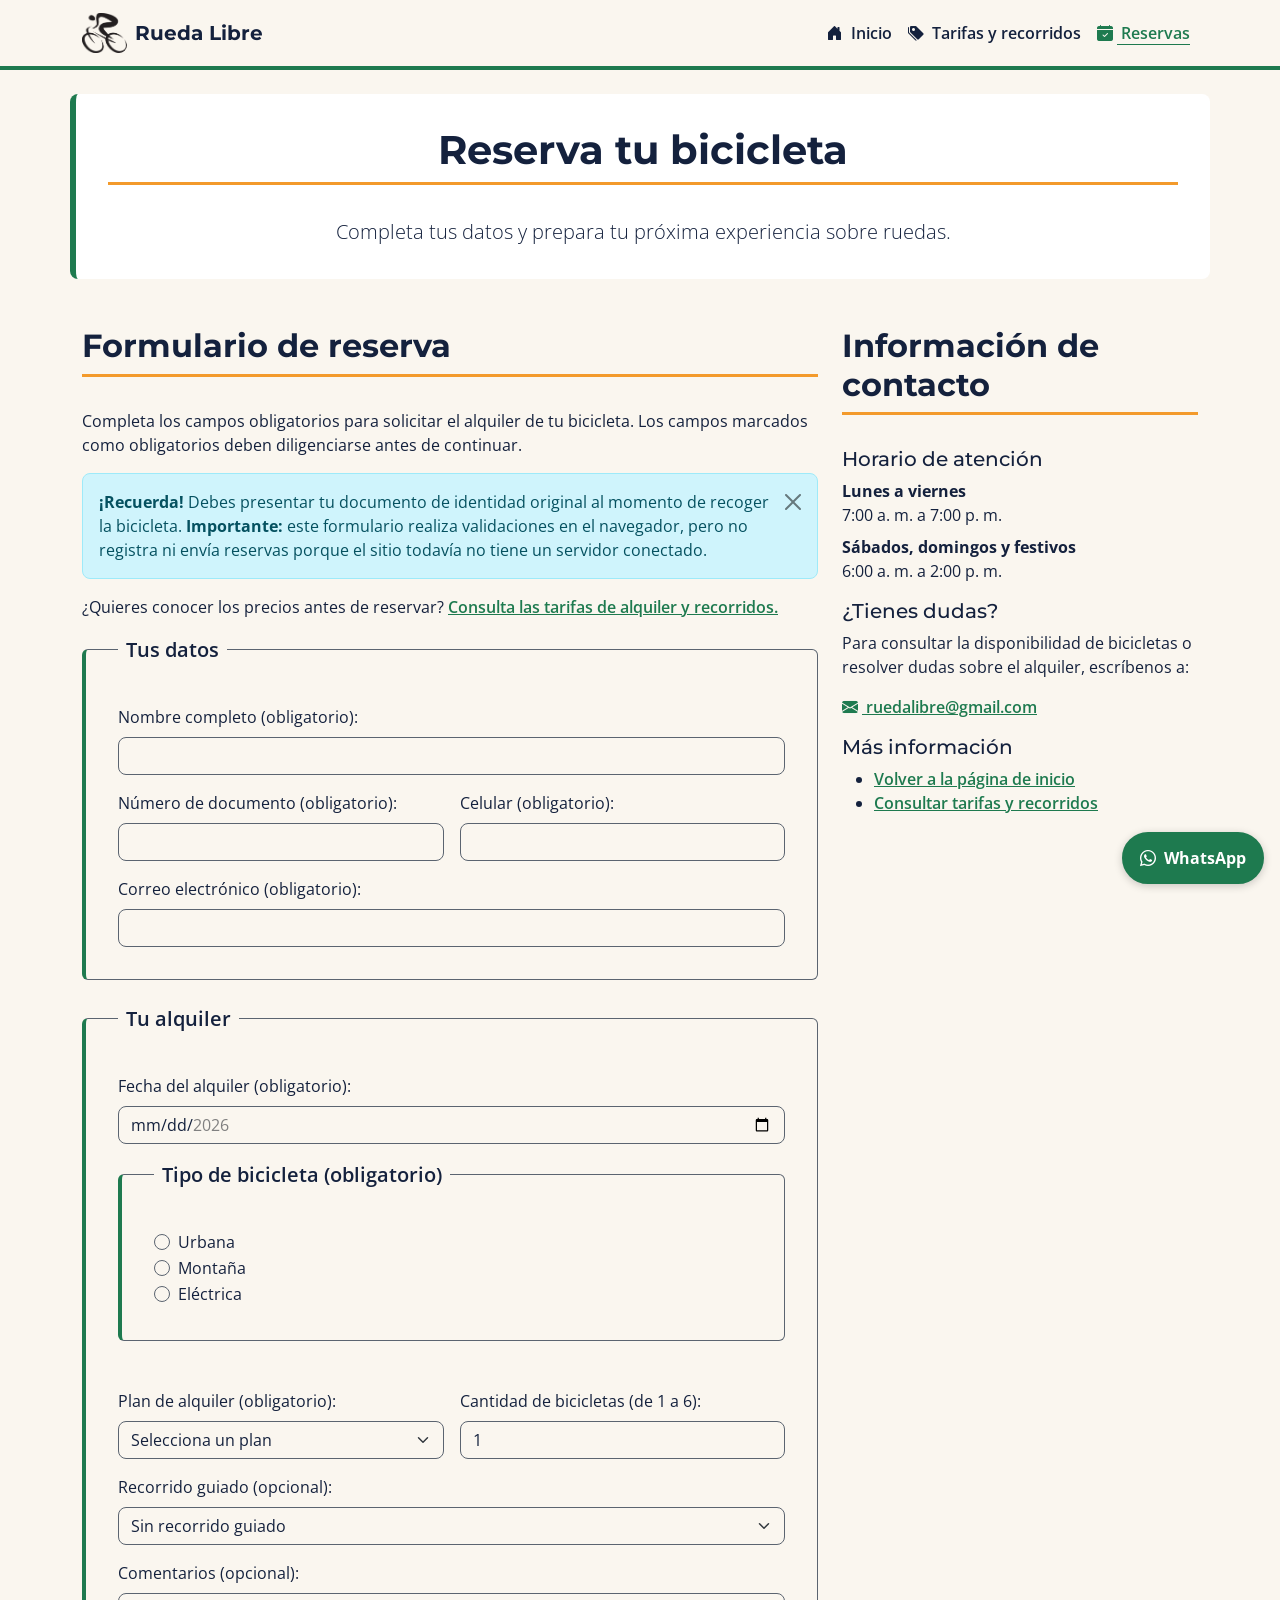
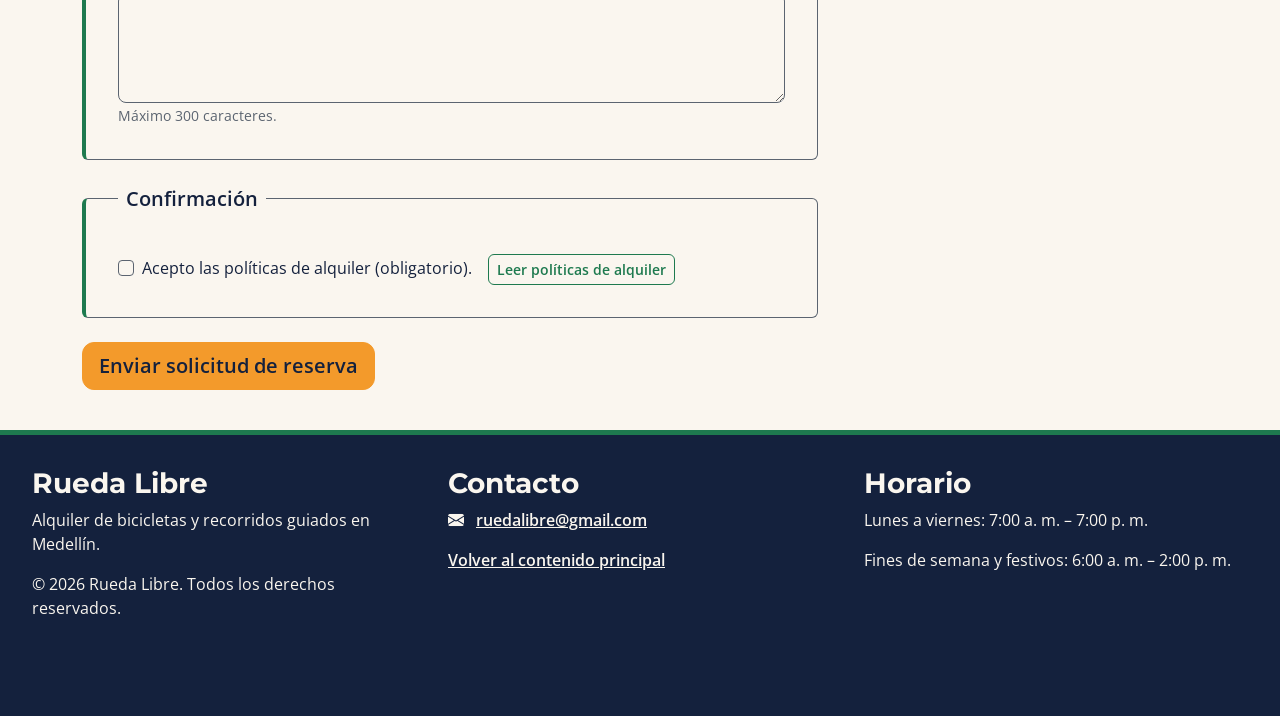
<file: docs/paginas/reservas.html>
<!DOCTYPE html>
<html lang="es">
<head>
    <meta charset="UTF-8">
    <meta name="viewport" content="width=device-width, initial-scale=1.0">

    <meta name="author" content="Andrea Arias">
    <meta name="description" content="Reserva una bicicleta con Rueda Libre en Medellín. Selecciona la fecha, el tipo de bicicleta, el plan de alquiler y tu recorrido guiado.">

    <title>Reservas | Rueda Libre</title>

    <link rel="preconnect" href="https://fonts.googleapis.com">
    <link rel="preconnect" href="https://fonts.gstatic.com" crossorigin>

    <link
        href="https://fonts.googleapis.com/css2?family=Montserrat:wght@700&family=Open+Sans:wght@400;600&display=swap"
        rel="stylesheet"
    >

    <link
        href="https://cdn.jsdelivr.net/npm/bootstrap@5.3.8/dist/css/bootstrap.min.css"
        rel="stylesheet"
        integrity="sha384-sRIl4kxILFvY47J16cr9ZwB07vP4J8+LH7qKQnuqkuIAvNWLzeN8tE5YBujZqJLB"
        crossorigin="anonymous"
    >

    <link
        rel="stylesheet"
        href="https://cdn.jsdelivr.net/npm/bootstrap-icons@1.13.1/font/bootstrap-icons.min.css"
    >

    <link rel="stylesheet" href="../css/styles.css">
</head>

<body>
    <header>
        <nav class="navbar navbar-expand-lg">
            <div class="container">
                <a class="navbar-brand d-flex align-items-center gap-2" href="../index.html" aria-label="Rueda Libre, ir al inicio">
                    <img src="../img/bicycle.png" alt="" width="45" height="45">
                    <span>Rueda Libre</span>
                </a>

                <button
                    class="navbar-toggler"
                    type="button"
                    data-bs-toggle="collapse"
                    data-bs-target="#menuPrincipal"
                    aria-controls="menuPrincipal"
                    aria-expanded="false"
                    aria-label="Abrir o cerrar menú"
                >
                    <span class="navbar-toggler-icon"></span>
                </button>

                <div class="collapse navbar-collapse" id="menuPrincipal">
                    <ul class="navbar-nav ms-auto">
                        <li class="nav-item">
                            <a class="nav-link" href="../index.html">
                                <i class="bi bi-house-door-fill me-1" aria-hidden="true"></i>
                                Inicio
                            </a>
                        </li>

                        <li class="nav-item">
                            <a class="nav-link" href="tarifas.html">
                                <i class="bi bi-tags-fill me-1" aria-hidden="true"></i>
                                Tarifas y recorridos
                            </a>
                        </li>

                        <li class="nav-item">
                            <a class="nav-link active" href="reservas.html" aria-current="page">
                                <i class="bi bi-calendar-check-fill me-1" aria-hidden="true"></i>
                                Reservas
                            </a>
                        </li>
                    </ul>
                </div>
            </div>
        </nav>
    </header>

    <main id="contenido-principal">
        <section class="container portada-marca my-4" aria-labelledby="titulo-principal">
            <div class="text-center">
                <h1 id="titulo-principal" class="titulo-seccion">
                    Reserva tu bicicleta
                </h1>

                <p class="lead mb-0">
                    Completa tus datos y prepara tu próxima experiencia sobre ruedas.
                </p>
            </div>
        </section>

        <div class="container py-4">
            <div class="row g-4">
                <section
                    id="formulario-reserva"
                    class="col-12 col-lg-8"
                    aria-labelledby="titulo-formulario"
                >
                    <h2 id="titulo-formulario" class="titulo-seccion">
                        Formulario de reserva
                    </h2>

                    <p>
                        Completa los campos obligatorios para solicitar el alquiler
                        de tu bicicleta. Los campos marcados como obligatorios deben
                        diligenciarse antes de continuar.
                    </p>

                    <div class="alert alert-info alert-dismissible fade show" role="alert">
                        <strong>¡Recuerda!</strong> Debes presentar tu documento de
                        identidad original al momento de recoger la bicicleta.
                        <strong>Importante:</strong> este formulario realiza
                        validaciones en el navegador, pero no registra ni envía
                        reservas porque el sitio todavía no tiene un servidor conectado.

                        <button
                            type="button"
                            class="btn-close"
                            data-bs-dismiss="alert"
                            aria-label="Cerrar aviso"
                        ></button>
                    </div>

                    <p>
                        ¿Quieres conocer los precios antes de reservar?
                        <a href="tarifas.html">
                            Consulta las tarifas de alquiler y recorridos.
                        </a>
                    </p>

                    <form action="#" method="post" class="needs-validation" novalidate>
                        <fieldset class="mb-4">
                            <legend>Tus datos</legend>

                            <div class="row g-3">
                                <div class="col-12">
                                    <label for="nombre" class="form-label">
                                        Nombre completo (obligatorio):
                                    </label>

                                    <input
                                        type="text"
                                        class="form-control"
                                        id="nombre"
                                        name="nombre"
                                        autocomplete="name"
                                        minlength="3"
                                        required
                                    >

                                    <div class="invalid-feedback">
                                        Ingresa tu nombre completo con al menos 3 caracteres.
                                    </div>
                                </div>

                                <div class="col-12 col-md-6">
                                    <label for="documento" class="form-label">
                                        Número de documento (obligatorio):
                                    </label>

                                    <input
                                        type="text"
                                        class="form-control"
                                        id="documento"
                                        name="documento"
                                        autocomplete="off"
                                        inputmode="numeric"
                                        pattern="[0-9]{6,10}"
                                        title="Ingresa entre 6 y 10 dígitos numéricos, sin puntos ni espacios."
                                        required
                                    >

                                    <div class="invalid-feedback">
                                        Ingresa un documento de entre 6 y 10 números, sin puntos ni espacios.
                                    </div>
                                </div>

                                <div class="col-12 col-md-6">
                                    <label for="celular" class="form-label">
                                        Celular (obligatorio):
                                    </label>

                                    <input
                                        type="tel"
                                        class="form-control"
                                        id="celular"
                                        name="celular"
                                        autocomplete="tel"
                                        inputmode="numeric"
                                        pattern="3[0-9]{9}"
                                        title="Ingresa 10 dígitos y comienza por 3. Ejemplo: 3001234567."
                                        required
                                    >

                                    <div class="invalid-feedback">
                                        Ingresa un celular de 10 dígitos que comience por 3.
                                    </div>
                                </div>

                                <div class="col-12">
                                    <label for="correo" class="form-label">
                                        Correo electrónico (obligatorio):
                                    </label>

                                    <input
                                        type="email"
                                        class="form-control"
                                        id="correo"
                                        name="correo"
                                        autocomplete="email"
                                        required
                                    >

                                    <div class="invalid-feedback">
                                        Escribe un correo válido, por ejemplo usuario@correo.com.
                                    </div>
                                </div>
                            </div>
                        </fieldset>

                        <fieldset class="mb-4">
                            <legend>Tu alquiler</legend>

                            <div class="row g-3">
                                <div class="col-12">
                                    <label for="fecha" class="form-label">
                                        Fecha del alquiler (obligatorio):
                                    </label>

                                    <input
                                        type="date"
                                        class="form-control"
                                        id="fecha"
                                        name="fecha"
                                        min="2026-10-26"
                                        max="2026-12-31"
                                        required
                                    >

                                    <div class="invalid-feedback">
                                        Selecciona una fecha entre el 26 de octubre y el 31 de diciembre de 2026.
                                    </div>
                                </div>

                                <div class="col-12">
                                    <fieldset>
                                        <legend>Tipo de bicicleta (obligatorio)</legend>

                                        <div class="form-check">
                                            <input
                                                class="form-check-input"
                                                type="radio"
                                                id="urbana"
                                                name="tipo_bicicleta"
                                                value="urbana"
                                                required
                                            >

                                            <label class="form-check-label" for="urbana">
                                                Urbana
                                            </label>
                                        </div>

                                        <div class="form-check">
                                            <input
                                                class="form-check-input"
                                                type="radio"
                                                id="montana"
                                                name="tipo_bicicleta"
                                                value="montaña"
                                                required
                                            >

                                            <label class="form-check-label" for="montana">
                                                Montaña
                                            </label>
                                        </div>

                                        <div class="form-check">
                                            <input
                                                class="form-check-input"
                                                type="radio"
                                                id="electrica"
                                                name="tipo_bicicleta"
                                                value="eléctrica"
                                                required
                                            >

                                            <label class="form-check-label" for="electrica">
                                                Eléctrica
                                            </label>

                                            <div class="invalid-feedback">
                                                Selecciona una de las tres opciones de bicicleta.
                                            </div>
                                        </div>
                                    </fieldset>
                                </div>

                                <div class="col-12 col-md-6">
                                    <label for="plan" class="form-label">
                                        Plan de alquiler (obligatorio):
                                    </label>

                                    <select
                                        class="form-select"
                                        id="plan"
                                        name="plan"
                                        required
                                    >
                                        <option value="">Selecciona un plan</option>
                                        <option value="1 hora">1 hora</option>
                                        <option value="medio día">Medio día (4 horas)</option>
                                        <option value="día completo">Día completo</option>
                                    </select>

                                    <div class="invalid-feedback">
                                        Selecciona el tiempo durante el cual alquilarás la bicicleta.
                                    </div>
                                </div>

                                <div class="col-12 col-md-6">
                                    <label for="cantidad" class="form-label">
                                        Cantidad de bicicletas (de 1 a 6):
                                    </label>

                                    <input
                                        type="number"
                                        class="form-control"
                                        id="cantidad"
                                        name="cantidad"
                                        min="1"
                                        max="6"
                                        step="1"
                                        value="1"
                                        required
                                    >

                                    <div class="invalid-feedback">
                                        Ingresa una cantidad entre 1 y 6 bicicletas.
                                    </div>
                                </div>

                                <div class="col-12">
                                    <label for="recorrido" class="form-label">
                                        Recorrido guiado (opcional):
                                    </label>

                                    <select
                                        class="form-select"
                                        id="recorrido"
                                        name="recorrido"
                                    >
                                        <option value="ninguno" selected>
                                            Sin recorrido guiado
                                        </option>

                                        <option value="rio-parques">
                                            Río y Parques
                                        </option>

                                        <option value="sabores-barrio">
                                            Sabores de Barrio
                                        </option>

                                        <option value="reto-palmas">
                                            Reto Las Palmas
                                        </option>
                                    </select>
                                </div>

                                <div class="col-12">
                                    <label for="comentarios" class="form-label">
                                        Comentarios (opcional):
                                    </label>

                                    <textarea
                                        class="form-control"
                                        id="comentarios"
                                        name="comentarios"
                                        rows="4"
                                        maxlength="300"
                                        aria-describedby="ayuda-comentarios"
                                    ></textarea>

                                    <small id="ayuda-comentarios" class="form-text">
                                        Máximo 300 caracteres.
                                    </small>
                                </div>
                            </div>
                        </fieldset>

                        <fieldset class="mb-4">
                            <legend>Confirmación</legend>

                            <div class="d-flex flex-wrap align-items-center gap-3">
                                <div class="form-check">
                                    <input
                                        class="form-check-input"
                                        type="checkbox"
                                        id="politicas"
                                        name="acepta_politicas"
                                        value="si"
                                        required
                                    >

                                    <label class="form-check-label" for="politicas">
                                        Acepto las políticas de alquiler (obligatorio).
                                    </label>

                                    <div class="invalid-feedback">
                                        Debes aceptar las políticas de alquiler para continuar.
                                    </div>
                                </div>

                                <button
                                    type="button"
                                    class="btn btn-outline-primary btn-sm"
                                    data-bs-toggle="modal"
                                    data-bs-target="#modalPoliticas"
                                >
                                    Leer políticas de alquiler
                                </button>
                            </div>
                        </fieldset>

                        <p>
                            <button type="submit" class="btn btn-naranja-pedal btn-lg">
                                Enviar solicitud de reserva
                            </button>
                        </p>
                    </form>
                </section>

                <aside
                    id="informacion-contacto"
                    class="col-12 col-lg-4"
                    aria-labelledby="titulo-contacto"
                >
                    <h2 id="titulo-contacto" class="titulo-seccion">
                        Información de contacto
                    </h2>

                    <h3 class="h5">Horario de atención</h3>

                    <dl>
                        <dt>Lunes a viernes</dt>
                        <dd>7:00 a. m. a 7:00 p. m.</dd>

                        <dt>Sábados, domingos y festivos</dt>
                        <dd>6:00 a. m. a 2:00 p. m.</dd>
                    </dl>

                    <h3 class="h5">¿Tienes dudas?</h3>

                    <p>
                        Para consultar la disponibilidad de bicicletas o resolver
                        dudas sobre el alquiler, escríbenos a:
                    </p>

                    <p>
                        <a href="mailto:ruedalibre@gmail.com">
                            <i class="bi bi-envelope-fill me-1" aria-hidden="true"></i>
                            ruedalibre@gmail.com
                        </a>
                    </p>

                    <h3 class="h5">Más información</h3>

                    <ul>
                        <li>
                            <a href="../index.html">
                                Volver a la página de inicio
                            </a>
                        </li>

                        <li>
                            <a href="tarifas.html">
                                Consultar tarifas y recorridos
                            </a>
                        </li>
                    </ul>
                </aside>
            </div>
        </div>
    </main>

    <div
        class="modal fade"
        id="modalPoliticas"
        tabindex="-1"
        aria-labelledby="tituloModalPoliticas"
        aria-hidden="true"
    >
        <div class="modal-dialog modal-dialog-centered">
            <div class="modal-content">
                <div class="modal-header">
                    <h2 class="modal-title fs-5" id="tituloModalPoliticas">
                        Políticas de alquiler
                    </h2>

                    <button
                        type="button"
                        class="btn-close"
                        data-bs-dismiss="modal"
                        aria-label="Cerrar ventana"
                    ></button>
                </div>

                <div class="modal-body">
                    <p>
                        Antes de alquilar una bicicleta, ten en cuenta las siguientes condiciones:
                    </p>

                    <ol>
                        <li class="mb-2">
                            Presenta tu documento de identidad original al recoger la bicicleta.
                        </li>

                        <li class="mb-2">
                            Revisa la bicicleta con el asesor antes de salir.
                        </li>

                        <li class="mb-2">
                            Cada 15 minutos de retraso en la devolución tienen un recargo de $5.000.
                        </li>

                        <li class="mb-2">
                            Los daños por mal uso se cobran según el costo de la reparación.
                        </li>

                        <li>
                            Los menores de edad deben estar acompañados por un adulto responsable.
                        </li>
                    </ol>
                </div>

                <div class="modal-footer">
                    <button
                        type="button"
                        class="btn btn-primary"
                        data-bs-dismiss="modal"
                    >
                        Entendido
                    </button>
                </div>
            </div>
        </div>
    </div>

    <footer class="pie-marca">
        <div>
            <h3>Rueda Libre</h3>
            <p>Alquiler de bicicletas y recorridos guiados en Medellín.</p>
            <p>&copy; 2026 Rueda Libre. Todos los derechos reservados.</p>
        </div>

        <div>
            <h3>Contacto</h3>
            <p>
                <i class="bi bi-envelope-fill me-2" aria-hidden="true"></i>
                <a href="mailto:ruedalibre@gmail.com">
                    ruedalibre@gmail.com
                </a>
            </p>
            <p>
                <a href="#contenido-principal">
                    Volver al contenido principal
                </a>
            </p>
        </div>

        <div>
            <h3>Horario</h3>
            <p>Lunes a viernes: 7:00 a. m. – 7:00 p. m.</p>
            <p>Fines de semana y festivos: 6:00 a. m. – 2:00 p. m.</p>
        </div>
    </footer>

    <a
        class="whatsapp-flotante"
        href="https://wa.me/573332904656"
        target="_blank"
        rel="noopener noreferrer"
        aria-label="Contactar a Rueda Libre por WhatsApp (abre en otra pestaña)"
    >
        <i class="bi bi-whatsapp me-1" aria-hidden="true"></i>
        WhatsApp
    </a>

    <script
        src="https://cdn.jsdelivr.net/npm/bootstrap@5.3.8/dist/js/bootstrap.bundle.min.js"
        integrity="sha384-FKyoEForCGlyvwx9Hj09JcYn3nv7wiPVlz7YYwJrWVcXK/BmnVDxM+D2scQbITxI"
        crossorigin="anonymous"
    ></script>

    <script>
        (() => {
            'use strict'

            const forms = document.querySelectorAll('.needs-validation')

            Array.from(forms).forEach(form => {
                form.addEventListener('submit', event => {
                    if (!form.checkValidity()) {
                        event.preventDefault()
                        event.stopPropagation()
                    }

                    form.classList.add('was-validated')
                }, false)
            })
        })()
    </script>
</body>
</html>
</file>
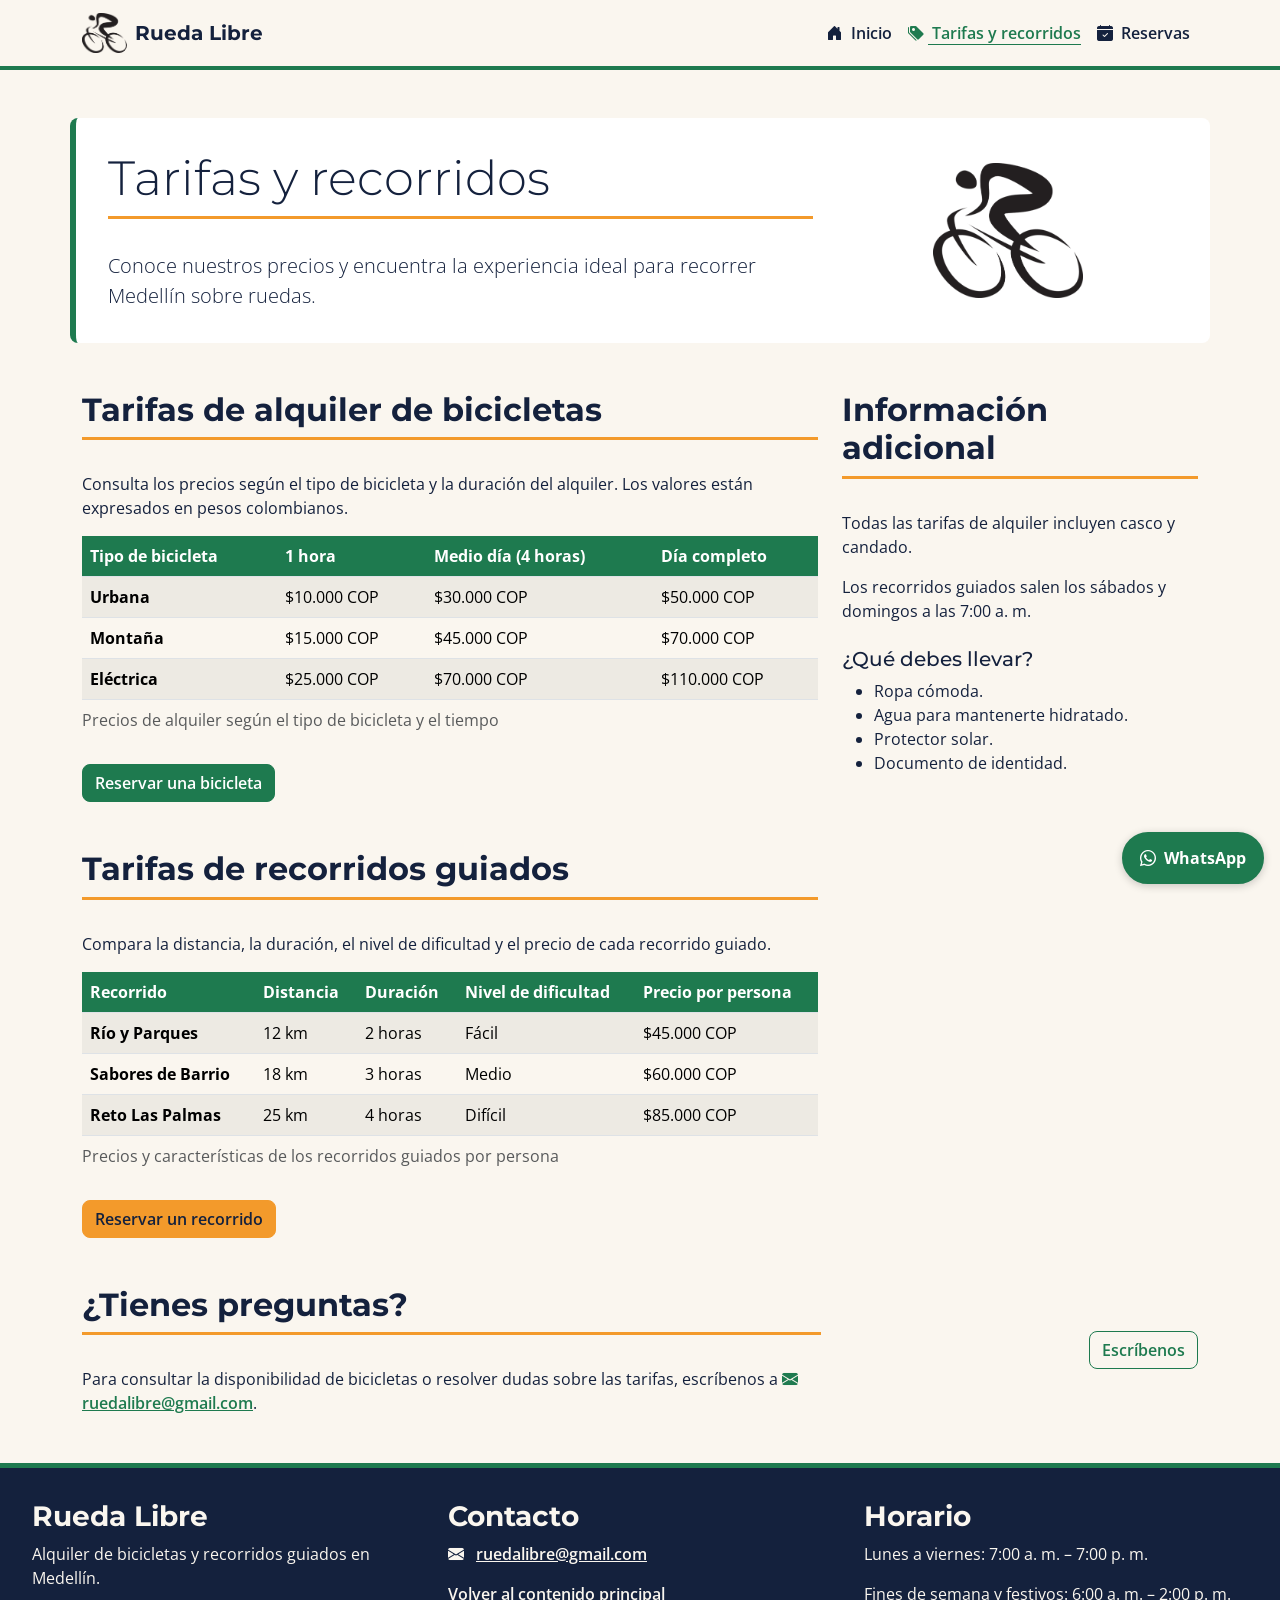
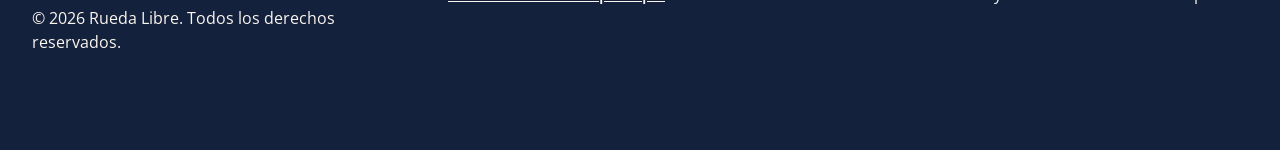
<file: docs/paginas/tarifas.html>
<!DOCTYPE html>
<html lang="es">
<head>
    <meta charset="UTF-8">
    <meta name="viewport" content="width=device-width, initial-scale=1.0">

    <meta name="author" content="Andrea Arias">
    <meta name="description" content="Consulta las tarifas de alquiler de bicicletas y los precios, distancias y niveles de los recorridos guiados de Rueda Libre en Medellín.">

    <title>Tarifas y recorridos | Rueda Libre</title>

    <link rel="preconnect" href="https://fonts.googleapis.com">
    <link rel="preconnect" href="https://fonts.gstatic.com" crossorigin>

    <link
        href="https://fonts.googleapis.com/css2?family=Montserrat:wght@700&family=Open+Sans:wght@400;600&display=swap"
        rel="stylesheet"
    >

    <link
        href="https://cdn.jsdelivr.net/npm/bootstrap@5.3.8/dist/css/bootstrap.min.css"
        rel="stylesheet"
        integrity="sha384-sRIl4kxILFvY47J16cr9ZwB07vP4J8+LH7qKQnuqkuIAvNWLzeN8tE5YBujZqJLB"
        crossorigin="anonymous"
    >

    <link
        rel="stylesheet"
        href="https://cdn.jsdelivr.net/npm/bootstrap-icons@1.13.1/font/bootstrap-icons.min.css"
    >

    <link rel="stylesheet" href="../css/styles.css">
</head>

<body>

    <header>
        <nav class="navbar navbar-expand-lg">
            <div class="container">
                <a class="navbar-brand d-flex align-items-center gap-2" href="../index.html" aria-label="Rueda Libre, ir al inicio">
                    <img src="../img/bicycle.png" alt="" width="45" height="45">
                    <span>Rueda Libre</span>
                </a>

                <button
                    class="navbar-toggler"
                    type="button"
                    data-bs-toggle="collapse"
                    data-bs-target="#menuPrincipal"
                    aria-controls="menuPrincipal"
                    aria-expanded="false"
                    aria-label="Abrir o cerrar menú"
                >
                    <span class="navbar-toggler-icon"></span>
                </button>

                <div class="collapse navbar-collapse" id="menuPrincipal">
                    <ul class="navbar-nav ms-auto">
                        <li class="nav-item">
                            <a class="nav-link" href="../index.html">
                                <i class="bi bi-house-door-fill me-1" aria-hidden="true"></i>
                                Inicio
                            </a>
                        </li>

                        <li class="nav-item">
                            <a class="nav-link active" href="tarifas.html" aria-current="page">
                                <i class="bi bi-tags-fill me-1" aria-hidden="true"></i>
                                Tarifas y recorridos
                            </a>
                        </li>

                        <li class="nav-item">
                            <a class="nav-link" href="reservas.html">
                                <i class="bi bi-calendar-check-fill me-1" aria-hidden="true"></i>
                                Reservas
                            </a>
                        </li>
                    </ul>
                </div>
            </div>
        </nav>
    </header>

    <main id="contenido-principal">

        <section class="container portada-marca my-5" aria-labelledby="titulo-principal">
            <div class="row align-items-center g-4">
                <div class="col-12 col-lg-8">
                    <h1 id="titulo-principal" class="display-5 titulo-seccion">
                        Tarifas y recorridos
                    </h1>

                    <p class="lead mb-0">
                        Conoce nuestros precios y encuentra la experiencia ideal para recorrer Medellín sobre ruedas.
                    </p>
                </div>

                <div class="col-12 col-lg-4 text-center">
                    <img
                        src="../img/bicycle.png"
                        class="img-fluid"
                        alt=""
                        width="150"
                        height="150"
                    >
                </div>
            </div>
        </section>

        <div class="container pb-5">
            <div class="row g-4">

                <div class="col-12 col-lg-8">

                    <section
                        id="tarifas"
                        class="mb-5"
                        aria-labelledby="titulo-tarifas"
                    >
                        <h2 id="titulo-tarifas" class="titulo-seccion">
                            Tarifas de alquiler de bicicletas
                        </h2>

                        <p>
                            Consulta los precios según el tipo de bicicleta y la duración
                            del alquiler. Los valores están expresados en pesos colombianos.
                        </p>

                        <div class="table-responsive">
                            <table class="table table-striped table-hover align-middle">
                                <caption>
                                    Precios de alquiler según el tipo de bicicleta y el tiempo
                                </caption>

                                <thead>
                                    <tr>
                                        <th scope="col">Tipo de bicicleta</th>
                                        <th scope="col">1 hora</th>
                                        <th scope="col">Medio día (4 horas)</th>
                                        <th scope="col">Día completo</th>
                                    </tr>
                                </thead>

                                <tbody>
                                    <tr>
                                        <th scope="row">Urbana</th>
                                        <td>$10.000 COP</td>
                                        <td>$30.000 COP</td>
                                        <td>$50.000 COP</td>
                                    </tr>

                                    <tr>
                                        <th scope="row">Montaña</th>
                                        <td>$15.000 COP</td>
                                        <td>$45.000 COP</td>
                                        <td>$70.000 COP</td>
                                    </tr>

                                    <tr>
                                        <th scope="row">Eléctrica</th>
                                        <td>$25.000 COP</td>
                                        <td>$70.000 COP</td>
                                        <td>$110.000 COP</td>
                                    </tr>
                                </tbody>
                            </table>
                        </div>

                        <a href="reservas.html" class="btn btn-primary mt-2">
                            Reservar una bicicleta
                        </a>
                    </section>

                    <section
                        id="recorridos"
                        aria-labelledby="titulo-recorridos"
                    >
                        <h2 id="titulo-recorridos" class="titulo-seccion">
                            Tarifas de recorridos guiados
                        </h2>

                        <p>
                            Compara la distancia, la duración, el nivel de dificultad
                            y el precio de cada recorrido guiado.
                        </p>

                        <div class="table-responsive">
                            <table class="table table-striped table-hover align-middle">
                                <caption>
                                    Precios y características de los recorridos guiados por persona
                                </caption>

                                <thead>
                                    <tr>
                                        <th scope="col">Recorrido</th>
                                        <th scope="col">Distancia</th>
                                        <th scope="col">Duración</th>
                                        <th scope="col">Nivel de dificultad</th>
                                        <th scope="col">Precio por persona</th>
                                    </tr>
                                </thead>

                                <tbody>
                                    <tr>
                                        <th scope="row">Río y Parques</th>
                                        <td>12 km</td>
                                        <td>2 horas</td>
                                        <td>Fácil</td>
                                        <td>$45.000 COP</td>
                                    </tr>

                                    <tr>
                                        <th scope="row">Sabores de Barrio</th>
                                        <td>18 km</td>
                                        <td>3 horas</td>
                                        <td>Medio</td>
                                        <td>$60.000 COP</td>
                                    </tr>

                                    <tr>
                                        <th scope="row">Reto Las Palmas</th>
                                        <td>25 km</td>
                                        <td>4 horas</td>
                                        <td>Difícil</td>
                                        <td>$85.000 COP</td>
                                    </tr>
                                </tbody>
                            </table>
                        </div>

                        <a href="reservas.html" class="btn btn-naranja-pedal mt-2">
                            Reservar un recorrido
                        </a>
                    </section>

                </div>

                <div class="col-12 col-lg-4">

                    <aside
                        id="informacion-adicional"
                        aria-labelledby="titulo-informacion"
                    >
                        <h2 id="titulo-informacion" class="titulo-seccion">
                            Información adicional
                        </h2>

                        <p>
                            Todas las tarifas de alquiler incluyen casco y candado.
                        </p>

                        <p>
                            Los recorridos guiados salen los sábados y domingos
                            a las 7:00 a. m.
                        </p>

                        <h3 id="titulo-que-llevar" class="h5 mt-4">
                            ¿Qué debes llevar?
                        </h3>

                        <ul>
                            <li>Ropa cómoda.</li>
                            <li>Agua para mantenerte hidratado.</li>
                            <li>Protector solar.</li>
                            <li>Documento de identidad.</li>
                        </ul>

                    </aside>

                </div>
            </div>

            <section
                id="contacto"
                class="mt-5"
                aria-labelledby="titulo-contacto"
            >
                <div class="row align-items-center g-3">
                    <div class="col-12 col-lg-8">
                        <h2 id="titulo-contacto" class="titulo-seccion">
                            ¿Tienes preguntas?
                        </h2>

                        <p class="mb-lg-0">
                            Para consultar la disponibilidad de bicicletas o resolver
                            dudas sobre las tarifas, escríbenos a
                            <a href="mailto:ruedalibre@gmail.com">
                                <i class="bi bi-envelope-fill me-1" aria-hidden="true"></i>
                                ruedalibre@gmail.com</a>.
                        </p>
                    </div>

                    <div class="col-12 col-lg-4 text-lg-end">
                        <a href="mailto:ruedalibre@gmail.com" class="btn btn-outline-primary">
                            Escríbenos
                        </a>
                    </div>
                </div>
            </section>

        </div>
    </main>

    <footer class="pie-marca">
        <div>
            <h3>Rueda Libre</h3>
            <p>Alquiler de bicicletas y recorridos guiados en Medellín.</p>
            <p>&copy; 2026 Rueda Libre. Todos los derechos reservados.</p>
        </div>

        <div>
            <h3>Contacto</h3>
            <p>
                <i class="bi bi-envelope-fill me-2" aria-hidden="true"></i>
                <a href="mailto:ruedalibre@gmail.com">
                    ruedalibre@gmail.com
                </a>
            </p>
            <p>
                <a href="#contenido-principal">
                    Volver al contenido principal
                </a>
            </p>
        </div>

        <div>
            <h3>Horario</h3>
            <p>Lunes a viernes: 7:00 a. m. – 7:00 p. m.</p>
            <p>Fines de semana y festivos: 6:00 a. m. – 2:00 p. m.</p>
        </div>
    </footer>

    <a
        class="whatsapp-flotante"
        href="https://wa.me/573332904656"
        target="_blank"
        rel="noopener noreferrer"
        aria-label="Contactar a Rueda Libre por WhatsApp (abre en otra pestaña)"
    >
        <i class="bi bi-whatsapp me-1" aria-hidden="true"></i>
        WhatsApp
    </a>

    <script
        src="https://cdn.jsdelivr.net/npm/bootstrap@5.3.8/dist/js/bootstrap.bundle.min.js"
        integrity="sha384-FKyoEForCGlyvwx9Hj09JcYn3nv7wiPVlz7YYwJrWVcXK/BmnVDxM+D2scQbITxI"
        crossorigin="anonymous"
    ></script>

</body>
</html>
</file>
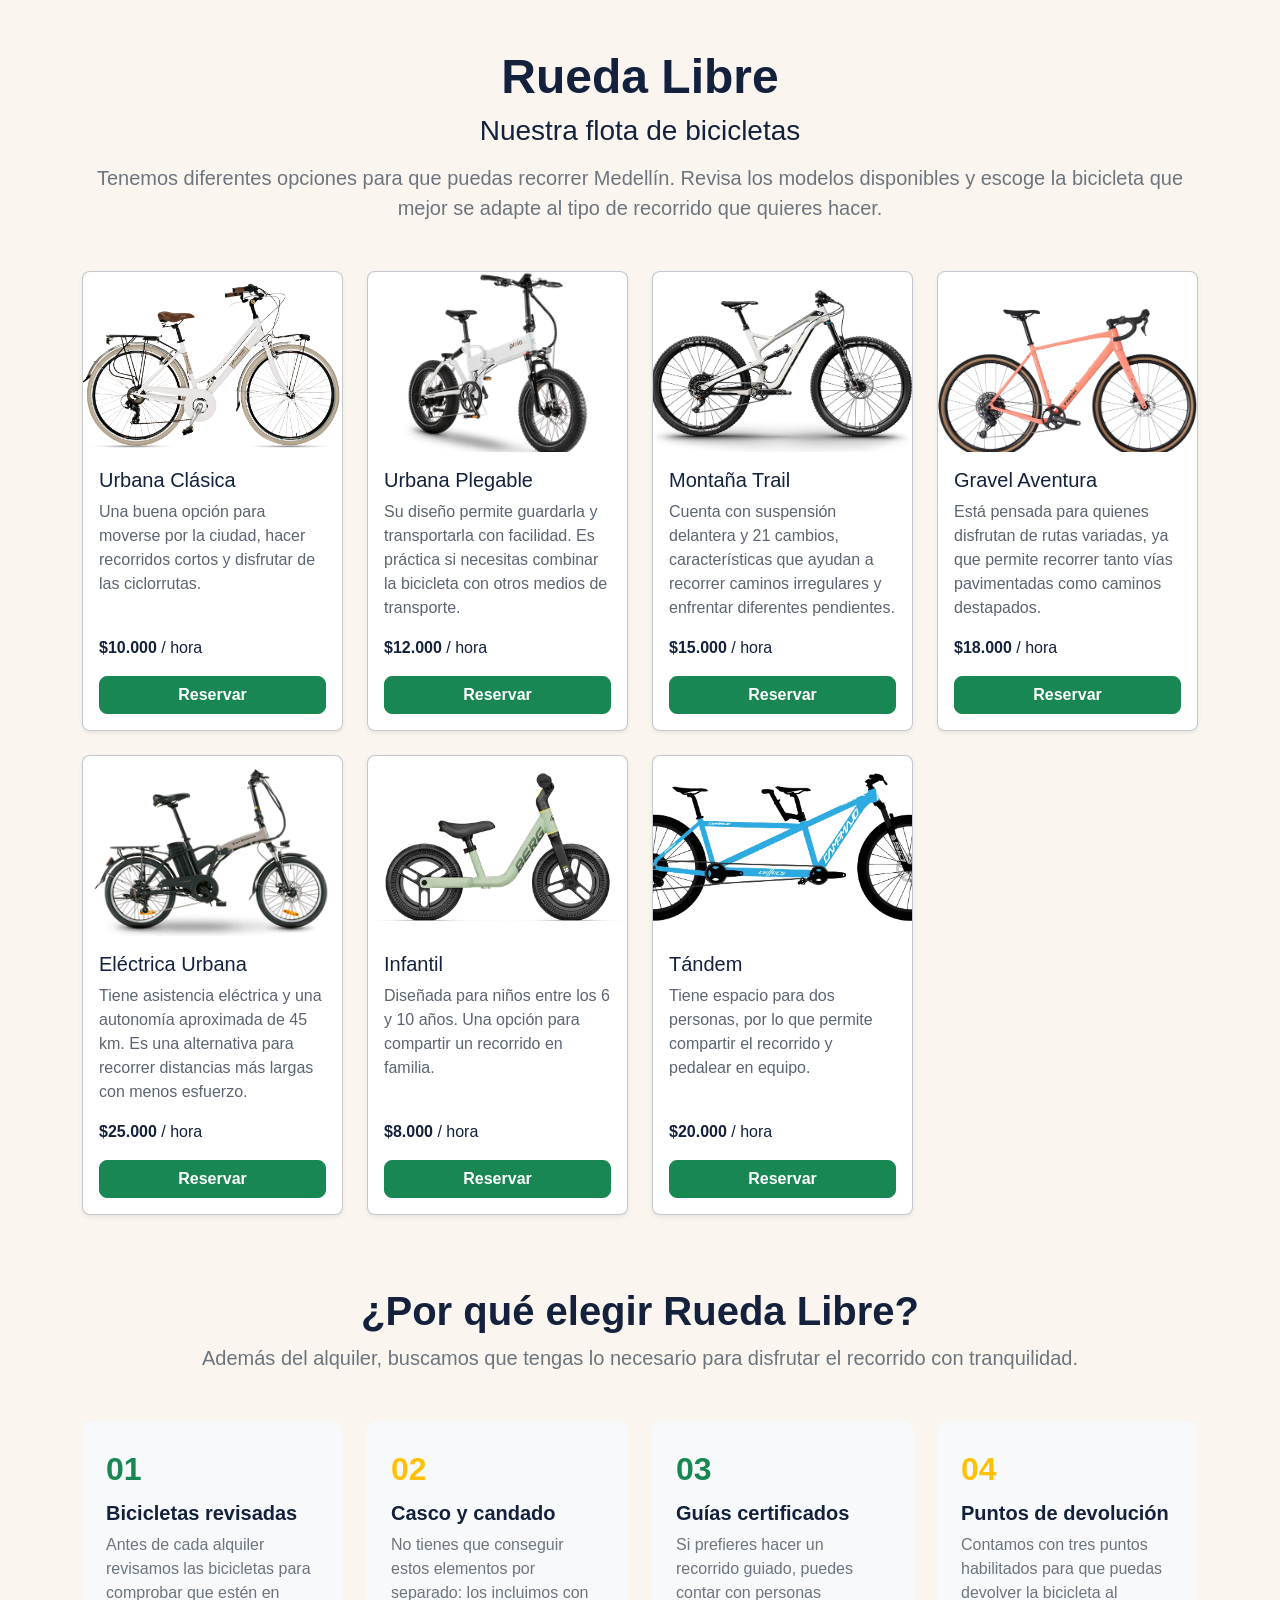
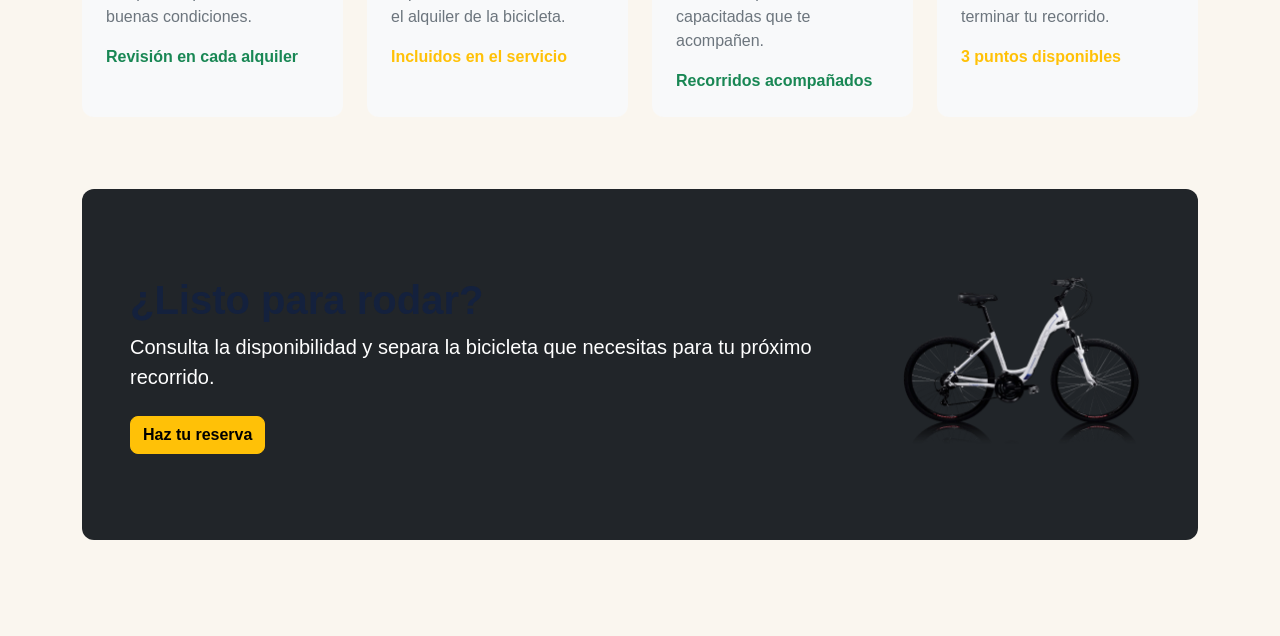
<file: docs/pruebas/catalogo-bootstrap.html>
<!DOCTYPE html>
<html lang="es">
<head>
    <meta charset="UTF-8">
    <meta name="viewport" content="width=device-width, initial-scale=1.0">

    <meta name="author" content="Andrea Arias">
    <meta name="description" content="Conoce las bicicletas disponibles en Rueda Libre y encuentra una opción para recorrer Medellín.">

    <title>Rueda Libre | Catálogo de bicicletas</title>

    <link
        href="https://cdn.jsdelivr.net/npm/bootstrap@5.3.8/dist/css/bootstrap.min.css"
        rel="stylesheet"
        integrity="sha384-sRIl4kxILFvY47J16cr9ZwB07vP4J8+LH7qKQnuqkuIAvNWLzeN8tE5YBujZqJLB"
        crossorigin="anonymous"
    >

    <link rel="stylesheet" href="../css/styles.css">
</head>

<body>

    <main class="container py-5">

        <header class="text-center mb-5">
            <h1 class="display-5 fw-bold">Rueda Libre</h1>
            <h2 class="h3 mb-3">Nuestra flota de bicicletas</h2>

            <p class="lead text-secondary mx-auto">
                Tenemos diferentes opciones para que puedas recorrer Medellín.
                Revisa los modelos disponibles y escoge la bicicleta que mejor
                se adapte al tipo de recorrido que quieres hacer.
            </p>
        </header>

        <section>
            <div class="row g-4">

                <div class="col-12 col-sm-6 col-lg-4 col-xl-3">
                    <article class="card h-100 shadow-sm">
                        <img
                            src="../img/urbana-clasica.jpg"
                            class="card-img-top object-fit-cover"
                            alt="Bicicleta Urbana Clásica"
                            loading="lazy"
                        >

                        <div class="card-body d-flex flex-column">
                            <h3 class="card-title h5">Urbana Clásica</h3>
                            <p class="card-text">
                                Una buena opción para moverse por la ciudad,
                                hacer recorridos cortos y disfrutar de las ciclorrutas.
                            </p>
                            <p class="fw-bold mt-auto">$10.000 <span class="fw-normal">/ hora</span></p>
                            <a href="../paginas/reservas.html" class="btn btn-success">
                                Reservar
                            </a>
                        </div>
                    </article>
                </div>

                <div class="col-12 col-sm-6 col-lg-4 col-xl-3">
                    <article class="card h-100 shadow-sm">
                        <img
                            src="../img/urbana-plegable.jpg"
                            class="card-img-top object-fit-cover"
                            alt="Bicicleta Urbana Plegable"
                            loading="lazy"
                        >

                        <div class="card-body d-flex flex-column">
                            <h3 class="card-title h5">Urbana Plegable</h3>
                            <p class="card-text">
                                Su diseño permite guardarla y transportarla con
                                facilidad. Es práctica si necesitas combinar
                                la bicicleta con otros medios de transporte.
                            </p>
                            <p class="fw-bold mt-auto">$12.000 <span class="fw-normal">/ hora</span></p>
                            <a href="../paginas/reservas.html" class="btn btn-success">
                                Reservar
                            </a>
                        </div>
                    </article>
                </div>

                <div class="col-12 col-sm-6 col-lg-4 col-xl-3">
                    <article class="card h-100 shadow-sm">
                        <img
                            src="../img/montana-trail.jpg"
                            class="card-img-top object-fit-cover"
                            alt="Bicicleta de montaña Trail"
                            loading="lazy"
                        >

                        <div class="card-body d-flex flex-column">
                            <h3 class="card-title h5">Montaña Trail</h3>
                            <p class="card-text">
                                Cuenta con suspensión delantera y 21 cambios,
                                características que ayudan a recorrer caminos
                                irregulares y enfrentar diferentes pendientes.
                            </p>
                            <p class="fw-bold mt-auto">$15.000 <span class="fw-normal">/ hora</span></p>
                            <a href="../paginas/reservas.html" class="btn btn-success">
                                Reservar
                            </a>
                        </div>
                    </article>
                </div>

                <div class="col-12 col-sm-6 col-lg-4 col-xl-3">
                    <article class="card h-100 shadow-sm">
                        <img
                            src="../img/gravel-aventura.jpg"
                            class="card-img-top object-fit-cover"
                            alt="Bicicleta Gravel Aventura"
                            loading="lazy"
                        >

                        <div class="card-body d-flex flex-column">
                            <h3 class="card-title h5">Gravel Aventura</h3>
                            <p class="card-text">
                                Está pensada para quienes disfrutan de rutas
                                variadas, ya que permite recorrer tanto vías
                                pavimentadas como caminos destapados.
                            </p>
                            <p class="fw-bold mt-auto">$18.000 <span class="fw-normal">/ hora</span></p>
                            <a href="../paginas/reservas.html" class="btn btn-success">
                                Reservar
                            </a>
                        </div>
                    </article>
                </div>

                <div class="col-12 col-sm-6 col-lg-4 col-xl-3">
                    <article class="card h-100 shadow-sm">
                        <img
                            src="../img/electrica-urbana.jpg"
                            class="card-img-top object-fit-cover"
                            alt="Bicicleta Eléctrica Urbana"
                            loading="lazy"
                        >

                        <div class="card-body d-flex flex-column">
                            <h3 class="card-title h5">Eléctrica Urbana</h3>
                            <p class="card-text">
                                Tiene asistencia eléctrica y una autonomía
                                aproximada de 45 km. Es una alternativa para
                                recorrer distancias más largas con menos esfuerzo.
                            </p>
                            <p class="fw-bold mt-auto">$25.000 <span class="fw-normal">/ hora</span></p>
                            <a href="../paginas/reservas.html" class="btn btn-success">
                                Reservar
                            </a>
                        </div>
                    </article>
                </div>

                <div class="col-12 col-sm-6 col-lg-4 col-xl-3">
                    <article class="card h-100 shadow-sm">
                        <img
                            src="../img/infantil.jpg"
                            class="card-img-top object-fit-cover"
                            alt="Bicicleta Infantil"
                            loading="lazy"
                        >

                        <div class="card-body d-flex flex-column">
                            <h3 class="card-title h5">Infantil</h3>
                            <p class="card-text">
                                Diseñada para niños entre los 6 y 10 años.
                                Una opción para compartir un recorrido en familia.
                            </p>
                            <p class="fw-bold mt-auto">$8.000 <span class="fw-normal">/ hora</span></p>
                            <a href="../paginas/reservas.html" class="btn btn-success">
                                Reservar
                            </a>
                        </div>
                    </article>
                </div>

                <div class="col-12 col-sm-6 col-lg-4 col-xl-3">
                    <article class="card h-100 shadow-sm">
                        <img
                            src="../img/tandem.jpg"
                            class="card-img-top object-fit-cover"
                            alt="Bicicleta Tándem para dos personas"
                            loading="lazy"
                        >

                        <div class="card-body d-flex flex-column">
                            <h3 class="card-title h5">Tándem</h3>
                            <p class="card-text">
                                Tiene espacio para dos personas, por lo que
                                permite compartir el recorrido y pedalear en equipo.
                            </p>
                            <p class="fw-bold mt-auto">$20.000 <span class="fw-normal">/ hora</span></p>
                            <a href="../paginas/reservas.html" class="btn btn-success">
                                Reservar
                            </a>
                        </div>
                    </article>
                </div>

            </div>
        </section>

        <section class="my-5 py-4">

            <div class="text-center mb-5">
                <h2 class="display-6 fw-bold">¿Por qué elegir Rueda Libre?</h2>
                <p class="lead text-secondary">
                    Además del alquiler, buscamos que tengas lo necesario
                    para disfrutar el recorrido con tranquilidad.
                </p>
            </div>

            <div class="row g-4">

                <div class="col-12 col-sm-6 col-lg-3">
                    <article class="h-100 p-4 rounded-3 bg-light">
                        <p class="text-success fw-bold fs-2 mb-2">01</p>
                        <h3 class="h5 fw-bold">Bicicletas revisadas</h3>
                        <p class="text-secondary">
                            Antes de cada alquiler revisamos las bicicletas
                            para comprobar que estén en buenas condiciones.
                        </p>
                        <p class="text-success fw-bold mb-0">Revisión en cada alquiler</p>
                    </article>
                </div>

                <div class="col-12 col-sm-6 col-lg-3">
                    <article class="h-100 p-4 rounded-3 bg-light">
                        <p class="text-warning fw-bold fs-2 mb-2">02</p>
                        <h3 class="h5 fw-bold">Casco y candado</h3>
                        <p class="text-secondary">
                            No tienes que conseguir estos elementos por separado:
                            los incluimos con el alquiler de la bicicleta.
                        </p>
                        <p class="text-warning fw-bold mb-0">Incluidos en el servicio</p>
                    </article>
                </div>

                <div class="col-12 col-sm-6 col-lg-3">
                    <article class="h-100 p-4 rounded-3 bg-light">
                        <p class="text-success fw-bold fs-2 mb-2">03</p>
                        <h3 class="h5 fw-bold">Guías certificados</h3>
                        <p class="text-secondary">
                            Si prefieres hacer un recorrido guiado, puedes
                            contar con personas capacitadas que te acompañen.
                        </p>
                        <p class="text-success fw-bold mb-0">Recorridos acompañados</p>
                    </article>
                </div>

                <div class="col-12 col-sm-6 col-lg-3">
                    <article class="h-100 p-4 rounded-3 bg-light">
                        <p class="text-warning fw-bold fs-2 mb-2">04</p>
                        <h3 class="h5 fw-bold">Puntos de devolución</h3>
                        <p class="text-secondary">
                            Contamos con tres puntos habilitados para que
                            puedas devolver la bicicleta al terminar tu recorrido.
                        </p>
                        <p class="text-warning fw-bold mb-0">3 puntos disponibles</p>
                    </article>
                </div>

            </div>

        </section>

        <section class="bg-dark text-white rounded-3 p-4 p-md-5 my-5 d-flex flex-column flex-md-row justify-content-between align-items-center gap-4">

            <div class="text-center text-md-start">
                <h2 class="display-6 fw-bold">¿Listo para rodar?</h2>
                <p class="lead mb-0">
                    Consulta la disponibilidad y separa la bicicleta
                    que necesitas para tu próximo recorrido.
                </p>
                <a
                    href="../paginas/reservas.html"
                    class="btn btn-warning fw-bold mt-4"
                >
                    Haz tu reserva
                </a>
            </div>

            <img
                src="../img/byke.png"
                class="d-none d-md-block img-fluid w-25"
                alt="Bicicleta de Rueda Libre"
                loading="lazy"
            >

        </section>

    </main>

    <script
        src="https://cdn.jsdelivr.net/npm/bootstrap@5.3.8/dist/js/bootstrap.bundle.min.js"
        integrity="sha384-FKyoEForCGlyvwx9Hj09JcYn3nv7wiPVlz7YYwJrWVcXK/BmnVDxM+D2scQbITxI"
        crossorigin="anonymous"
    ></script>

</body>
</html>
</file>
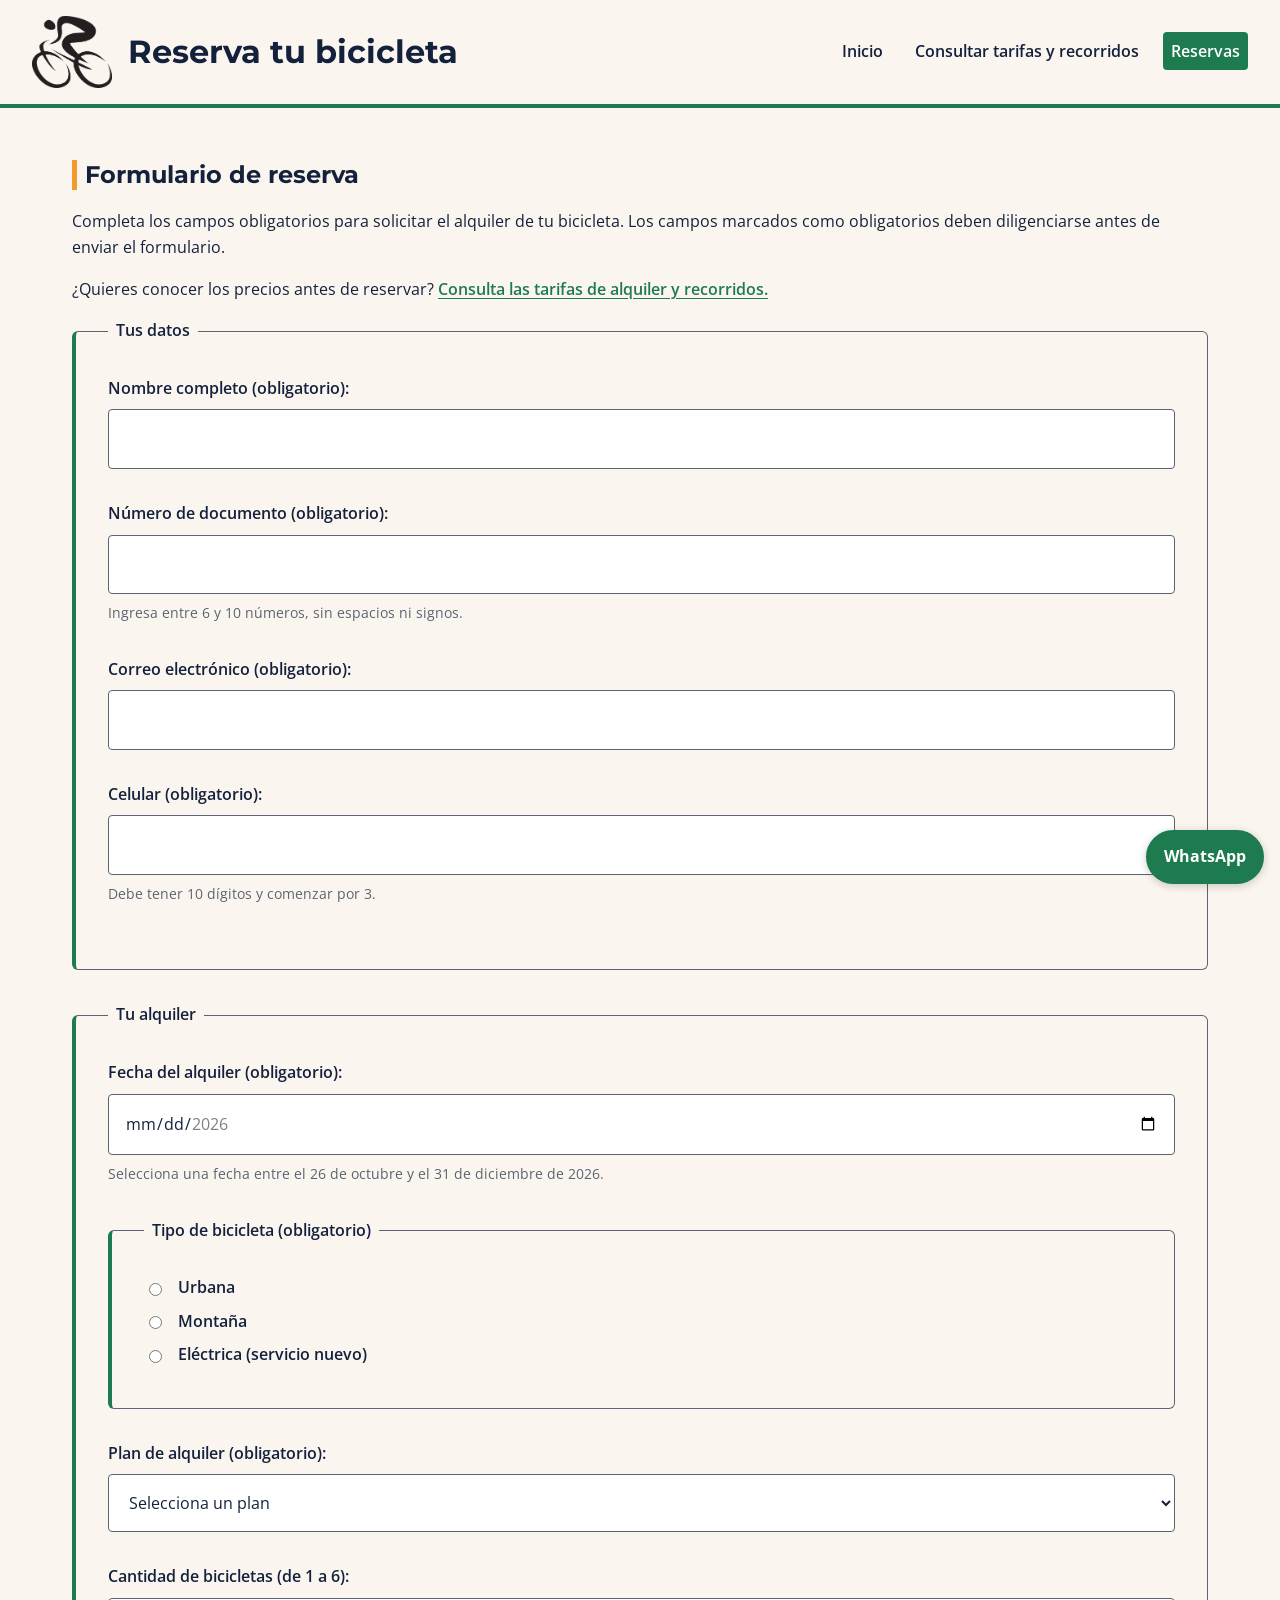
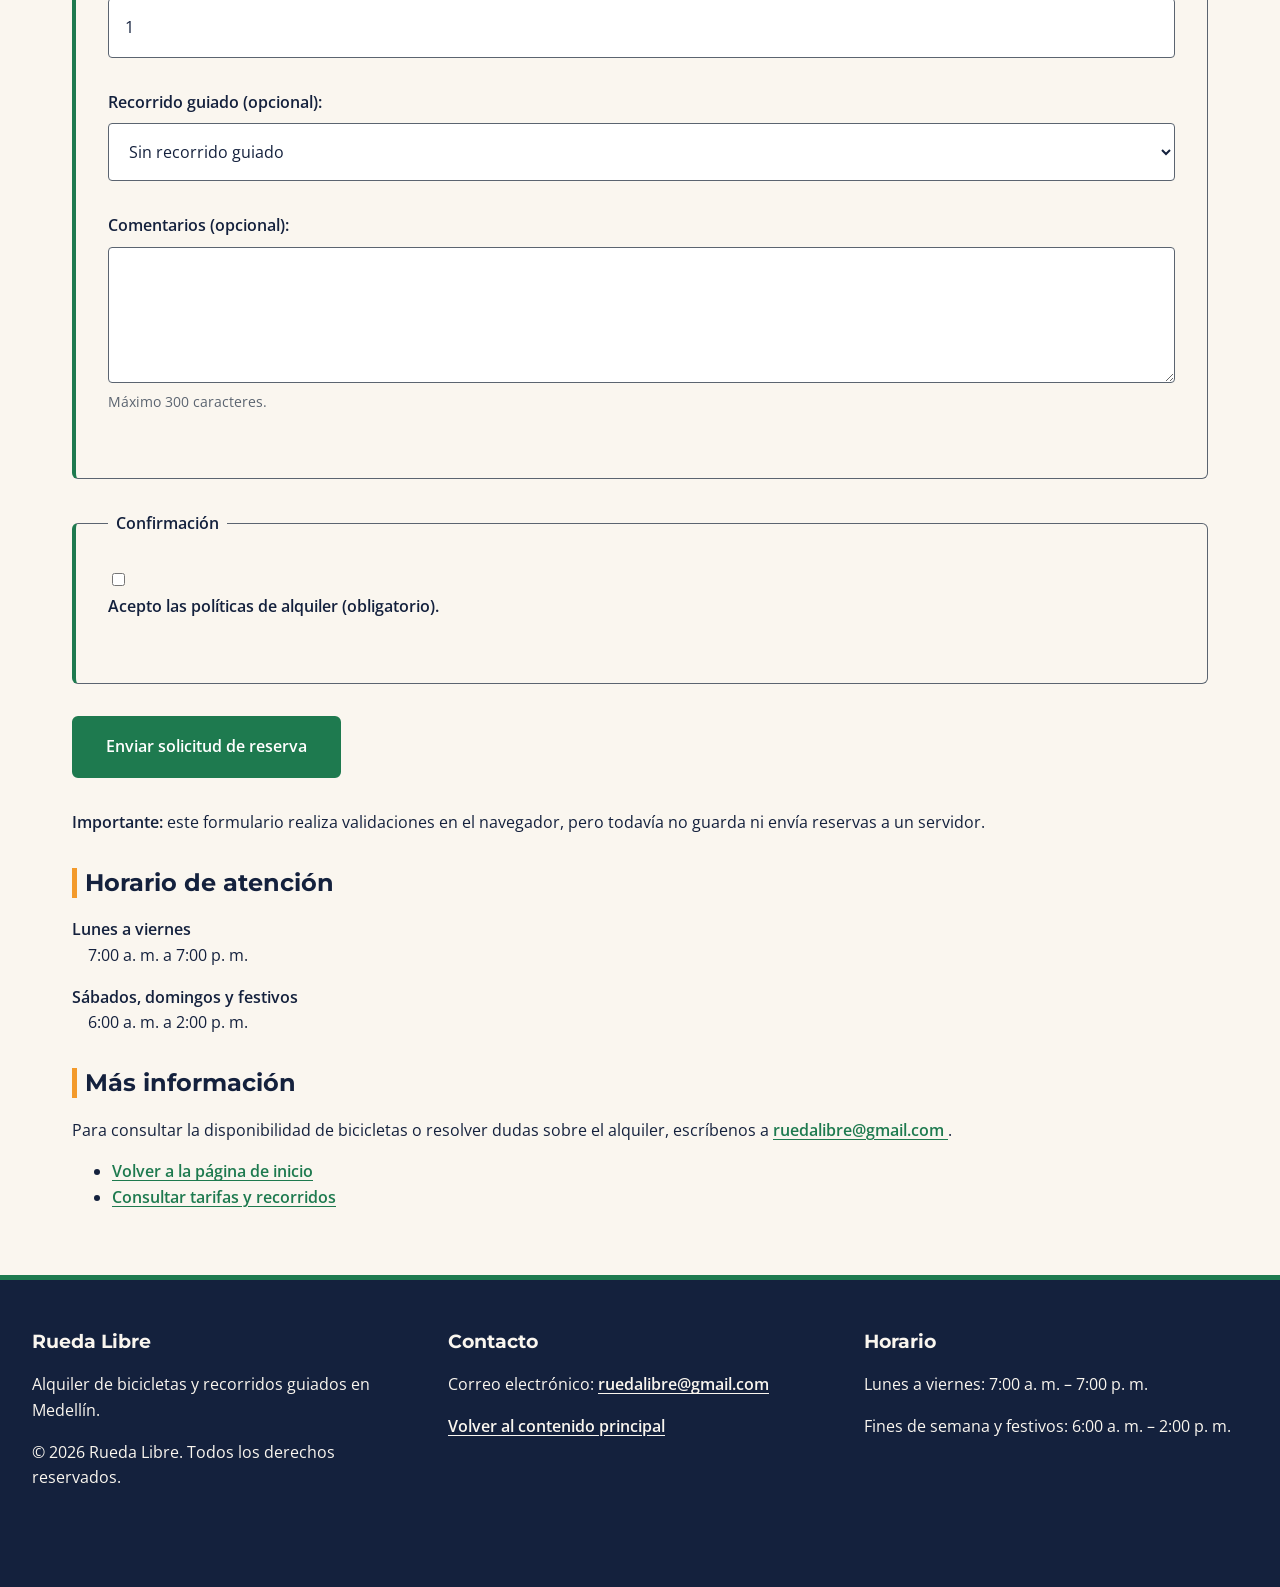
<file: rueda-libre/paginas/reservas.html>
<!DOCTYPE html>
<html lang="es">
<head>
    <meta charset="UTF-8">
    <meta name="viewport" content="width=device-width, initial-scale=1.0">

    <meta name="author" content="Andrea Arias">
    <meta name="description" content="Reserva una bicicleta con Rueda Libre en Medellín. Selecciona la fecha, el tipo de bicicleta, el plan de alquiler y tu recorrido guiado.">

    <title>Reservas | Rueda Libre</title>

    <link rel="preconnect" href="https://fonts.googleapis.com">
    <link rel="preconnect" href="https://fonts.gstatic.com" crossorigin>

    <link
        href="https://fonts.googleapis.com/css2?family=Montserrat:wght@700&family=Open+Sans:wght@400;600&display=swap"
        rel="stylesheet"
    >

    <link rel="stylesheet" href="../css/styles.css">
</head>

<body>
    <header>
        <div class="marca">
            <a href="../index.html" aria-label="Rueda Libre, ir al inicio">
                <img
                    src="../img/bicycle.png"
                    alt="Logotipo de Rueda Libre"
                    width="200"
                    height="200"
                >
            </a>

            <h1>Reserva tu bicicleta</h1>
        </div>

        <nav aria-label="Navegación principal">
            <ul id="menu">
                <li>
                    <a href="../index.html">Inicio</a>
                </li>

                <li>
                    <a href="tarifas.html">
                        Consultar tarifas y recorridos
                    </a>
                </li>

                <li>
                    <a
                        href="reservas.html"
                        class="activo"
                        aria-current="page"
                    >
                        Reservas
                    </a>
                </li>
            </ul>
        </nav>
    </header>

    <main id="contenido-principal">
        <section
            id="formulario-reserva"
            class="seccion"
            aria-labelledby="titulo-formulario"
        >
            <h2 id="titulo-formulario">Formulario de reserva</h2>

            <p>
                Completa los campos obligatorios para solicitar el alquiler
                de tu bicicleta. Los campos marcados como obligatorios deben
                diligenciarse antes de enviar el formulario.
            </p>

            <p>
                ¿Quieres conocer los precios antes de reservar?
                <a href="tarifas.html">
                    Consulta las tarifas de alquiler y recorridos.
                </a>
            </p>

            <form action="#" method="post">
                <fieldset>
                    <legend>Tus datos</legend>

                    <p>
                        <label for="nombre">
                            Nombre completo (obligatorio):
                        </label>

                        <input
                            type="text"
                            id="nombre"
                            name="nombre"
                            autocomplete="name"
                            minlength="3"
                            required
                        >
                    </p>

                    <p>
                        <label for="documento">
                            Número de documento (obligatorio):
                        </label>

                        <input
                            type="text"
                            id="documento"
                            name="documento"
                            autocomplete="off"
                            inputmode="numeric"
                            pattern="[0-9]{6,10}"
                            title="Ingresa entre 6 y 10 dígitos numéricos, sin puntos ni espacios."
                            aria-describedby="ayuda-documento"
                            required
                        >

                        <small id="ayuda-documento">
                            Ingresa entre 6 y 10 números, sin espacios ni signos.
                        </small>
                    </p>

                    <p>
                        <label for="correo">
                            Correo electrónico (obligatorio):
                        </label>

                        <input
                            type="email"
                            id="correo"
                            name="correo"
                            autocomplete="email"
                            required
                        >
                    </p>

                    <p>
                        <label for="celular">
                            Celular (obligatorio):
                        </label>

                        <input
                            type="tel"
                            id="celular"
                            name="celular"
                            autocomplete="tel"
                            inputmode="numeric"
                            pattern="3[0-9]{9}"
                            title="Ingresa 10 dígitos y comienza por 3. Ejemplo: 3001234567."
                            aria-describedby="ayuda-celular"
                            required
                        >

                        <small id="ayuda-celular">
                            Debe tener 10 dígitos y comenzar por 3.
                        </small>
                    </p>
                </fieldset>

                <fieldset>
                    <legend>Tu alquiler</legend>

                    <p>
                        <label for="fecha">
                            Fecha del alquiler (obligatorio):
                        </label>

                        <input
                            type="date"
                            id="fecha"
                            name="fecha"
                            min="2026-10-26"
                            max="2026-12-31"
                            aria-describedby="ayuda-fecha"
                            required
                        >

                        <small id="ayuda-fecha">
                            Selecciona una fecha entre el 26 de octubre
                            y el 31 de diciembre de 2026.
                        </small>
                    </p>

                    <fieldset>
                        <legend>Tipo de bicicleta (obligatorio)</legend>

                        <p>
                            <input
                                type="radio"
                                id="urbana"
                                name="tipo_bicicleta"
                                value="urbana"
                                required
                            >

                            <label for="urbana">Urbana</label>
                        </p>

                        <p>
                            <input
                                type="radio"
                                id="montana"
                                name="tipo_bicicleta"
                                value="montaña"
                            >

                            <label for="montana">Montaña</label>
                        </p>

                        <p>
                            <input
                                type="radio"
                                id="electrica"
                                name="tipo_bicicleta"
                                value="eléctrica"
                            >

                            <label for="electrica">
                                Eléctrica (servicio nuevo)
                            </label>
                        </p>
                    </fieldset>

                    <p>
                        <label for="plan">
                            Plan de alquiler (obligatorio):
                        </label>

                        <select id="plan" name="plan" required>
                            <option value="">Selecciona un plan</option>
                            <option value="1 hora">1 hora</option>
                            <option value="medio día">Medio día (4 horas)</option>
                            <option value="día completo">Día completo</option>
                        </select>
                    </p>

                    <p>
                        <label for="cantidad">
                            Cantidad de bicicletas (de 1 a 6):
                        </label>

                        <input
                            type="number"
                            id="cantidad"
                            name="cantidad"
                            min="1"
                            max="6"
                            step="1"
                            value="1"
                            required
                        >
                    </p>

                    <p>
                        <label for="recorrido">
                            Recorrido guiado (opcional):
                        </label>

                        <select id="recorrido" name="recorrido">
                            <option value="ninguno" selected>
                                Sin recorrido guiado
                            </option>

                            <option value="rio-parques">
                                Río y Parques
                            </option>

                            <option value="sabores-barrio">
                                Sabores de Barrio
                            </option>

                            <option value="reto-palmas">
                                Reto Las Palmas
                            </option>
                        </select>
                    </p>

                    <p>
                        <label for="comentarios">
                            Comentarios (opcional):
                        </label>

                        <textarea
                            id="comentarios"
                            name="comentarios"
                            rows="4"
                            maxlength="300"
                            aria-describedby="ayuda-comentarios"
                        ></textarea>

                        <small id="ayuda-comentarios">
                            Máximo 300 caracteres.
                        </small>
                    </p>
                </fieldset>

                <fieldset>
                    <legend>Confirmación</legend>

                    <p>
                        <input
                            type="checkbox"
                            id="politicas"
                            name="acepta_politicas"
                            value="si"
                            required
                        >

                        <label for="politicas">
                            Acepto las políticas de alquiler (obligatorio).
                        </label>
                    </p>
                </fieldset>

                <p>
                    <button type="submit">
                        Enviar solicitud de reserva
                    </button>
                </p>
            </form>

            <p>
                <strong>Importante:</strong> este formulario realiza
                validaciones en el navegador, pero todavía no guarda ni envía
                reservas a un servidor.
            </p>
        </section>

        <aside
            id="horario-atencion"
            class="seccion"
            aria-labelledby="titulo-horario"
        >
            <h2 id="titulo-horario">Horario de atención</h2>

            <dl>
                <dt>Lunes a viernes</dt>
                <dd>7:00 a. m. a 7:00 p. m.</dd>

                <dt>Sábados, domingos y festivos</dt>
                <dd>6:00 a. m. a 2:00 p. m.</dd>
            </dl>
        </aside>

        <section
            id="servicios"
            class="seccion"
            aria-labelledby="titulo-servicios"
        >
            <h2 id="titulo-servicios">Más información</h2>

            <p>
                Para consultar la disponibilidad de bicicletas o resolver
                dudas sobre el alquiler, escríbenos a
                <a href="mailto:ruedalibre@gmail.com">
                    ruedalibre@gmail.com
                </a>.
            </p>

            <ul>
                <li>
                    <a href="../index.html">
                        Volver a la página de inicio
                    </a>
                </li>

                <li>
                    <a href="tarifas.html">
                        Consultar tarifas y recorridos
                    </a>
                </li>
            </ul>
        </section>
    </main>

    <footer>
        <div>
            <h3>Rueda Libre</h3>
            <p>Alquiler de bicicletas y recorridos guiados en Medellín.</p>
            <p>&copy; 2026 Rueda Libre. Todos los derechos reservados.</p>
        </div>

        <div>
            <h3>Contacto</h3>
            <p>
                Correo electrónico:
                <a href="mailto:ruedalibre@gmail.com">
                    ruedalibre@gmail.com
                </a>
            </p>
            <p>
                <a href="#contenido-principal">
                    Volver al contenido principal
                </a>
            </p>
        </div>

        <div>
            <h3>Horario</h3>
            <p>Lunes a viernes: 7:00 a. m. – 7:00 p. m.</p>
            <p>Fines de semana y festivos: 6:00 a. m. – 2:00 p. m.</p>
        </div>
    </footer>

    <!-- Acceso flotante a WhatsApp -->
    <a
        class="whatsapp-flotante"
        href="https://wa.me/573332904656"
        target="_blank"
        rel="noopener noreferrer"
        aria-label="Contactar a Rueda Libre por WhatsApp (abre en otra pestaña)"
    >
        WhatsApp
    </a>
</body>
</html>
</file>
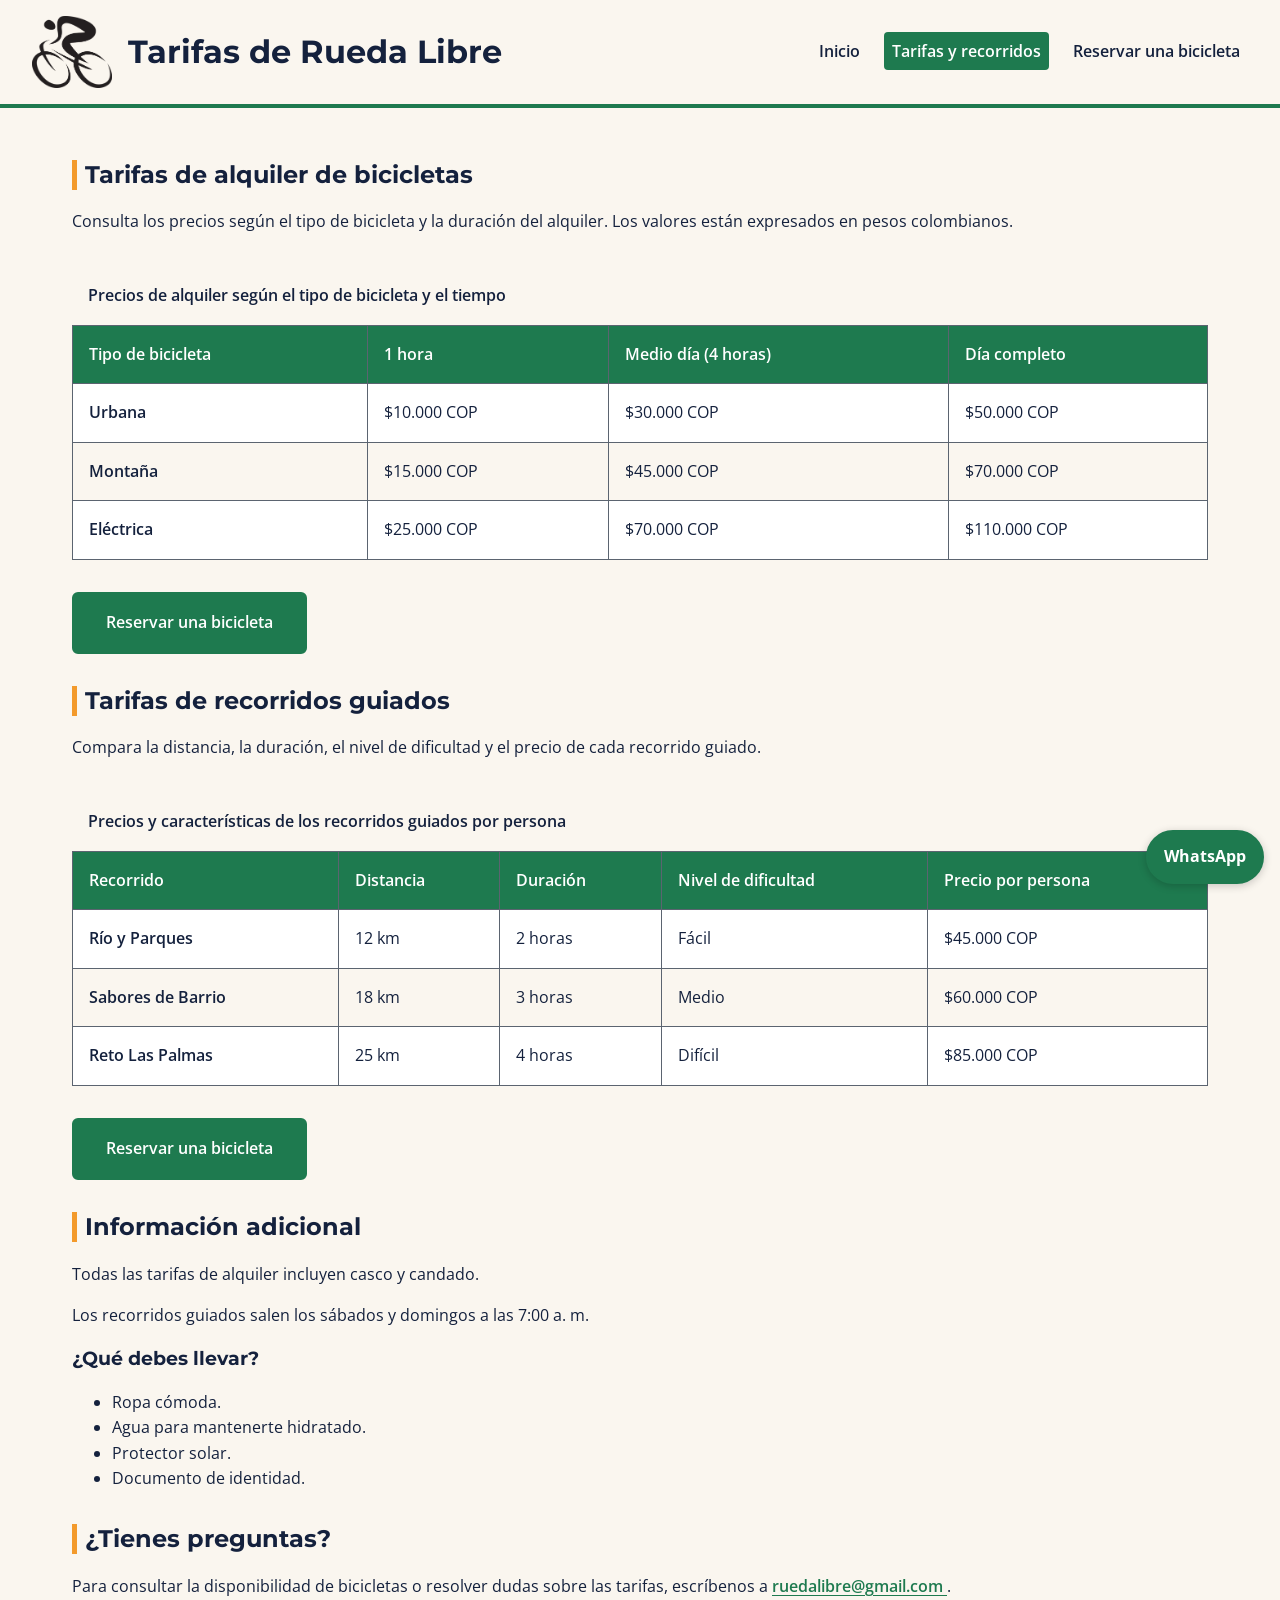
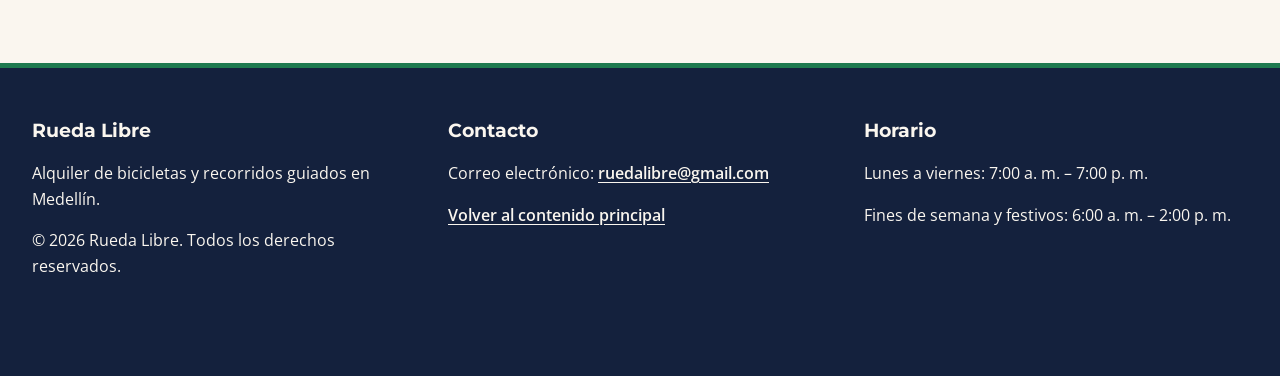
<file: rueda-libre/paginas/tarifas.html>
<!DOCTYPE html>
<html lang="es">
<head>
    <meta charset="UTF-8">
    <meta name="viewport" content="width=device-width, initial-scale=1.0">

    <meta name="author" content="Andrea Arias">
    <meta name="description" content="Consulta las tarifas de alquiler de bicicletas y los precios, distancias y niveles de los recorridos guiados de Rueda Libre en Medellín.">

    <title>Tarifas y recorridos | Rueda Libre</title>

    <link rel="preconnect" href="https://fonts.googleapis.com">
    <link rel="preconnect" href="https://fonts.gstatic.com" crossorigin>

    <link
        href="https://fonts.googleapis.com/css2?family=Montserrat:wght@700&family=Open+Sans:wght@400;600&display=swap"
        rel="stylesheet"
    >

    <link rel="stylesheet" href="../css/styles.css">
</head>

<body>
    <header>
        <div class="marca">
            <a href="../index.html" aria-label="Rueda Libre, ir al inicio">
                <img
                    src="../img/bicycle.png"
                    alt="Logotipo de Rueda Libre"
                    width="200"
                    height="200"
                >
            </a>

            <h1>Tarifas de Rueda Libre</h1>
        </div>

        <nav aria-label="Navegación principal">
            <ul id="menu">
                <li>
                    <a href="../index.html">Inicio</a>
                </li>

                <li>
                    <a
                        href="tarifas.html"
                        class="activo"
                        aria-current="page"
                    >
                        Tarifas y recorridos
                    </a>
                </li>

                <li>
                    <a href="reservas.html">
                        Reservar una bicicleta
                    </a>
                </li>
            </ul>
        </nav>
    </header>

    <main id="contenido-principal">
        <section
            id="tarifas"
            class="seccion"
            aria-labelledby="titulo-tarifas"
        >
            <h2 id="titulo-tarifas">
                Tarifas de alquiler de bicicletas
            </h2>

            <p>
                Consulta los precios según el tipo de bicicleta y la duración
                del alquiler. Los valores están expresados en pesos colombianos.
            </p>

            <table>
                <caption>
                    Precios de alquiler según el tipo de bicicleta y el tiempo
                </caption>

                <thead>
                    <tr>
                        <th scope="col">Tipo de bicicleta</th>
                        <th scope="col">1 hora</th>
                        <th scope="col">Medio día (4 horas)</th>
                        <th scope="col">Día completo</th>
                    </tr>
                </thead>

                <tbody>
                    <tr>
                        <th scope="row">Urbana</th>
                        <td>$10.000 COP</td>
                        <td>$30.000 COP</td>
                        <td>$50.000 COP</td>
                    </tr>

                    <tr>
                        <th scope="row">Montaña</th>
                        <td>$15.000 COP</td>
                        <td>$45.000 COP</td>
                        <td>$70.000 COP</td>
                    </tr>

                    <tr>
                        <th scope="row">Eléctrica</th>
                        <td>$25.000 COP</td>
                        <td>$70.000 COP</td>
                        <td>$110.000 COP</td>
                    </tr>
                </tbody>
            </table>

            <p>
                <a href="reservas.html" class="enlace-boton">
                    Reservar una bicicleta
                </a>
            </p>
        </section>

        <section
            id="recorridos"
            class="seccion"
            aria-labelledby="titulo-recorridos"
        >
            <h2 id="titulo-recorridos">
                Tarifas de recorridos guiados
            </h2>

            <p>
                Compara la distancia, la duración, el nivel de dificultad
                y el precio de cada recorrido guiado.
            </p>

            <table>
                <caption>
                    Precios y características de los recorridos guiados por persona
                </caption>

                <thead>
                    <tr>
                        <th scope="col">Recorrido</th>
                        <th scope="col">Distancia</th>
                        <th scope="col">Duración</th>
                        <th scope="col">Nivel de dificultad</th>
                        <th scope="col">Precio por persona</th>
                    </tr>
                </thead>

                <tbody>
                    <tr>
                        <th scope="row">Río y Parques</th>
                        <td>12 km</td>
                        <td>2 horas</td>
                        <td>Fácil</td>
                        <td>$45.000 COP</td>
                    </tr>

                    <tr>
                        <th scope="row">Sabores de Barrio</th>
                        <td>18 km</td>
                        <td>3 horas</td>
                        <td>Medio</td>
                        <td>$60.000 COP</td>
                    </tr>

                    <tr>
                        <th scope="row">Reto Las Palmas</th>
                        <td>25 km</td>
                        <td>4 horas</td>
                        <td>Difícil</td>
                        <td>$85.000 COP</td>
                    </tr>
                </tbody>
            </table>

            <p>
                <a href="reservas.html" class="enlace-boton">
                    Reservar una bicicleta
                </a>
            </p>
        </section>

        <aside
            id="informacion-adicional"
            class="seccion"
            aria-labelledby="titulo-informacion"
        >
            <h2 id="titulo-informacion">
                Información adicional
            </h2>

            <p>
                Todas las tarifas de alquiler incluyen casco y candado.
            </p>

            <p>
                Los recorridos guiados salen los sábados y domingos
                a las 7:00 a. m.
            </p>

            <section
                id="que-llevar"
                aria-labelledby="titulo-que-llevar"
            >
                <h3 id="titulo-que-llevar">¿Qué debes llevar?</h3>

                <ul>
                    <li>Ropa cómoda.</li>
                    <li>Agua para mantenerte hidratado.</li>
                    <li>Protector solar.</li>
                    <li>Documento de identidad.</li>
                </ul>
            </section>
        </aside>

        <section
            id="contacto"
            class="seccion"
            aria-labelledby="titulo-contacto"
        >
            <h2 id="titulo-contacto">¿Tienes preguntas?</h2>

            <p>
                Para consultar la disponibilidad de bicicletas o resolver
                dudas sobre las tarifas, escríbenos a
                <a href="mailto:ruedalibre@gmail.com">
                    ruedalibre@gmail.com
                </a>.
            </p>
        </section>
    </main>

    <footer>
        <div>
            <h3>Rueda Libre</h3>
            <p>Alquiler de bicicletas y recorridos guiados en Medellín.</p>
            <p>&copy; 2026 Rueda Libre. Todos los derechos reservados.</p>
        </div>

        <div>
            <h3>Contacto</h3>
            <p>
                Correo electrónico:
                <a href="mailto:ruedalibre@gmail.com">
                    ruedalibre@gmail.com
                </a>
            </p>
            <p>
                <a href="#contenido-principal">
                    Volver al contenido principal
                </a>
            </p>
        </div>

        <div>
            <h3>Horario</h3>
            <p>Lunes a viernes: 7:00 a. m. – 7:00 p. m.</p>
            <p>Fines de semana y festivos: 6:00 a. m. – 2:00 p. m.</p>
        </div>
    </footer>

    <!-- Acceso flotante a WhatsApp -->
    <a
        class="whatsapp-flotante"
        href="https://wa.me/573000000000"
        target="_blank"
        rel="noopener noreferrer"
        aria-label="Contactar a Rueda Libre por WhatsApp (abre en otra pestaña)"
    >
        WhatsApp
    </a>
</body>
</html>
</file>
<file: docs/css/styles.css>
:root {
    --verde: #1E7A4F;
    --naranja: #F39A2B;
    --azul: #14213D;
    --crema: #FAF6EF;
    --gris: #5B6470;
    --blanco: #FFFFFF;
 
    --titulos: "Montserrat", Arial, sans-serif;
    --texto: "Open Sans", Arial, sans-serif;
 
    --espacio-pequeno: 0.5rem;
    --espacio-normal: 1rem;
    --espacio-grande: 2rem;
 
    --bs-primary: #1E7A4F;
    --bs-primary-rgb: 30, 122, 79;
    --bs-body-font-family: "Open Sans", Arial, sans-serif;
    --bs-body-color: #14213D;
    --bs-body-bg: #FAF6EF;
    --bs-link-color: #1E7A4F;
    --bs-link-color-rgb: 30, 122, 79;
    --bs-link-hover-color: #14213D;
    --bs-link-hover-color-rgb: 20, 33, 61;
    --bs-border-radius: 8px;
    --bs-border-radius-sm: 6px;
    --bs-border-radius-lg: 12px;
}
 
html {
    scroll-behavior: smooth;
}
 
h1,
h2,
h3,
h4,
h5,
h6 {
    font-family: var(--titulos);
    font-weight: 700;
    color: var(--azul);
}
 
h1 {
    overflow-wrap: anywhere;
}
 
/* Navbar */
.navbar {
    background-color: var(--crema);
    border-bottom: 4px solid var(--verde);
}
 
.navbar .navbar-brand {
    color: var(--azul);
    font-family: var(--titulos);
    font-weight: 700;
}
 
.navbar .navbar-brand:hover,
.navbar .navbar-brand:focus {
    color: var(--verde);
}
 
.navbar-brand img {
    object-fit: contain;
}
 
.navbar .nav-link {
    color: var(--azul);
    font-weight: 600;
}
 
.navbar .nav-link:hover,
.navbar .nav-link:focus {
    color: var(--verde);
}
 
.navbar .nav-link.active {
    color: var(--verde);
    text-decoration: underline;
    text-underline-offset: 0.3em;
}
 
.navbar .navbar-toggler {
    border-color: var(--azul);
}
 
.navbar .navbar-toggler-icon {
    background-image: url("data:image/svg+xml,%3csvg xmlns='http://www.w3.org/2000/svg' viewBox='0 0 30 30'%3e%3cpath stroke='%2314213D' stroke-linecap='round' stroke-miterlimit='10' stroke-width='2' d='M4 7h22M4 15h22M4 23h22'/%3e%3c/svg%3e");
}
 
.navbar .navbar-toggler:focus {
    box-shadow: 0 0 0 0.2rem rgb(243 154 43 / 50%);
}
 
/* Enlaces */
main a:not(.btn) {
    font-weight: 600;
}
 
/* Botones */
.btn {
    font-weight: 600;
}
 
.btn-primary {
    --bs-btn-color: var(--blanco);
    --bs-btn-bg: var(--verde);
    --bs-btn-border-color: var(--verde);
    --bs-btn-hover-color: var(--blanco);
    --bs-btn-hover-bg: #17613E;
    --bs-btn-hover-border-color: #17613E;
    --bs-btn-focus-shadow-rgb: 30, 122, 79;
    --bs-btn-active-color: var(--blanco);
    --bs-btn-active-bg: #145637;
    --bs-btn-active-border-color: #145637;
    --bs-btn-disabled-color: var(--blanco);
    --bs-btn-disabled-bg: var(--verde);
    --bs-btn-disabled-border-color: var(--verde);
}
 
.btn-outline-primary {
    --bs-btn-color: var(--verde);
    --bs-btn-border-color: var(--verde);
    --bs-btn-hover-color: var(--blanco);
    --bs-btn-hover-bg: var(--verde);
    --bs-btn-hover-border-color: var(--verde);
    --bs-btn-focus-shadow-rgb: 30, 122, 79;
    --bs-btn-active-color: var(--blanco);
    --bs-btn-active-bg: #145637;
    --bs-btn-active-border-color: #145637;
    --bs-btn-disabled-color: var(--verde);
    --bs-btn-disabled-border-color: var(--verde);
}
 
.btn-naranja-pedal {
    --bs-btn-color: var(--azul);
    --bs-btn-bg: var(--naranja);
    --bs-btn-border-color: var(--naranja);
    --bs-btn-hover-color: var(--blanco);
    --bs-btn-hover-bg: var(--verde);
    --bs-btn-hover-border-color: var(--verde);
    --bs-btn-focus-shadow-rgb: 243, 154, 43;
    --bs-btn-active-color: var(--blanco);
    --bs-btn-active-bg: #17613E;
    --bs-btn-active-border-color: #17613E;
    --bs-btn-disabled-color: var(--azul);
    --bs-btn-disabled-bg: var(--naranja);
    --bs-btn-disabled-border-color: var(--naranja);
}
 
/* Clases propias */
.portada-marca {
    padding: var(--espacio-grande);
    border-left: 6px solid var(--verde);
    border-radius: var(--bs-border-radius);
    background-color: var(--blanco);
}
 
.titulo-seccion {
    margin-bottom: var(--espacio-grande);
    padding-bottom: var(--espacio-pequeno);
    border-bottom: 3px solid var(--naranja);
}
 
.pie-marca {
    display: flex;
    flex-wrap: wrap;
    justify-content: space-between;
    gap: var(--espacio-grande);
    padding: var(--espacio-grande);
    padding-bottom: 5rem;
    color: var(--crema);
    background-color: var(--azul);
    border-top: 5px solid var(--verde);
}
 
.pie-marca > div {
    flex: 1 1 12rem;
}
 
.pie-marca h3 {
    color: var(--crema);
}
 
.pie-marca a {
    color: var(--crema);
    font-weight: 600;
}
 
.pie-marca a:hover {
    color: var(--naranja);
}
 
.pie-marca a:focus-visible {
    outline-color: var(--crema);
}
 
/* Imágenes */
img {
    max-width: 100%;
    height: auto;
    border-radius: 8px;
}
 
/* Carrusel */
.promo-carousel {
    overflow: hidden;
    border-radius: 8px;
    background-color: var(--azul);
}
 
.promo-carousel .carousel-item img {
    width: 100%;
    height: 360px;
    object-fit: contain;
    background-color: var(--azul);
}
 
.promo-carousel .carousel-caption {
    right: 12%;
    bottom: 2rem;
    left: 12%;
    padding: 1rem 1.5rem;
    background-color: rgb(20 33 61 / 85%);
    border-radius: 8px;
}
 
.promo-carousel .carousel-caption h3 {
    color: var(--naranja);
}
 
.promo-carousel .carousel-control-prev,
.promo-carousel .carousel-control-next {
    width: 10%;
}
 
/* Tarjetas */
.card {
    background-color: var(--blanco);
    border: 1px solid rgb(91 100 112 / 35%);
    overflow: hidden;
}
 
.card .card-text {
    color: var(--gris);
}
 
.card .card-img-top {
    height: 180px;
    object-fit: cover;
    border-radius: 0;
}
 
.tarjeta-servicio {
    padding: var(--espacio-grande);
    margin-bottom: var(--espacio-grande);
    border: 1px solid var(--gris);
    border-radius: 8px;
    background-color: var(--blanco);
}
 
.tarjeta-servicio img {
    margin: var(--espacio-normal) 0;
}
 
.tarjeta-electrica {
    position: relative;
}
 
.etiqueta-nuevo {
    position: absolute;
    top: var(--espacio-normal);
    right: var(--espacio-normal);
    padding: 0.25rem 0.75rem;
    color: var(--azul);
    background-color: var(--naranja);
    border-radius: 4px;
    font-size: 0.875rem;
    font-weight: 700;
}
 
/* WhatsApp */
.whatsapp-flotante {
    position: fixed;
    right: var(--espacio-normal);
    bottom: var(--espacio-normal);
    z-index: 1000;
    padding: 0.75rem 1rem;
    color: var(--blanco);
    background-color: var(--verde);
    border: 2px solid var(--verde);
    border-radius: 999px;
    font-weight: 700;
    text-decoration: none;
    box-shadow: 0 2px 8px rgb(0 0 0 / 20%);
}
 
.whatsapp-flotante:hover {
    color: var(--azul);
    background-color: var(--naranja);
    border-color: var(--naranja);
}
 
/* Tablas */
.table thead {
    --bs-table-bg: var(--verde);
    --bs-table-color: var(--blanco);
}
 
/* Formulario */
fieldset {
    min-width: 0;
    padding: var(--espacio-grande);
    margin-bottom: var(--espacio-grande);
    border: 1px solid var(--gris);
    border-left: 4px solid var(--verde);
    border-radius: 6px;
}
 
legend {
    float: none;
    width: auto;
    padding: 0 var(--espacio-pequeno);
    font-size: 1.25rem;
    font-weight: 600;
}
 
.form-control,
.form-select {
    border-color: var(--gris);
}
 
.form-control:focus,
.form-select:focus {
    border-color: var(--azul);
    box-shadow: 0 0 0 0.2rem rgb(20 33 61 / 20%);
}
 
.form-check-input {
    border-color: var(--gris);
}
 
.form-check-input:checked {
    background-color: var(--verde);
    border-color: var(--verde);
}
 
.form-text {
    color: var(--gris);
}
 
/* Accesibilidad */
a:focus-visible,
button:focus-visible,
input:focus-visible,
select:focus-visible,
textarea:focus-visible {
    outline: 3px solid var(--azul);
    outline-offset: 3px;
}
 
@media (max-width: 600px) {
    .promo-carousel .carousel-item img {
        height: 280px;
    }
 
    .promo-carousel .carousel-caption {
        right: 10%;
        left: 10%;
        padding: 0.5rem;
    }
 
    .promo-carousel .carousel-caption h3 {
        font-size: 1rem;
    }
 
    .promo-carousel .carousel-caption p {
        font-size: 0.8rem;
    }
 
    .tarjeta-servicio,
    fieldset {
        padding: var(--espacio-normal);
    }
 
    .whatsapp-flotante {
        right: var(--espacio-pequeno);
        bottom: var(--espacio-pequeno);
    }
}
 
@media (prefers-reduced-motion: reduce) {
    html {
        scroll-behavior: auto;
    }
}
</file>
<file: rueda-libre/css/styles.css>
:root {
    --verde: #1E7A4F;
    --naranja: #F39A2B;
    --azul: #14213D;
    --crema: #FAF6EF;
    --gris: #5B6470;
    --blanco: #FFFFFF;

    --titulos: "Montserrat", Arial, sans-serif;
    --texto: "Open Sans", Arial, sans-serif;

    --espacio-pequeno: 0.5rem;
    --espacio-normal: 1rem;
    --espacio-grande: 2rem;

    --ancho-contenido: 75rem;
}

/* Modelo de caja */

*,
*::before,
*::after {
    box-sizing: border-box;
}

/* Estilos generales */

html {
    scroll-behavior: smooth;
}

body {
    margin: 0;
    font-family: var(--texto);
    font-weight: 400;
    color: var(--azul);
    background-color: var(--crema);
    line-height: 1.6;
}

h1,
h2,
h3,
h4,
h5,
h6 {
    font-family: var(--titulos);
    font-weight: 700;
    color: var(--azul);
    line-height: 1.25;
}

h1 {
    overflow-wrap: anywhere;
}

h2 {
    padding-left: var(--espacio-pequeno);
    border-left: 5px solid var(--naranja);
}

p {
    margin-top: 0;
    margin-bottom: var(--espacio-normal);
}

strong,
label,
th,
legend {
    font-weight: 600;
}

/* Encabezado y navegación con Flexbox */

header {
    display: flex;
    flex-direction: row;
    justify-content: space-between;
    align-items: center;
    flex-wrap: wrap;
    gap: var(--espacio-normal);

    padding: var(--espacio-normal) var(--espacio-grande);
    color: var(--azul);
    background-color: var(--crema);
    border-bottom: 4px solid var(--verde);
}

/* Agrupación del logotipo y el nombre del negocio */

.marca {
    display: flex;
    flex-direction: row;
    align-items: center;
    gap: var(--espacio-normal);
}

.marca img {
    width: 5rem;
    max-width: 100%;
    height: auto;
}

.marca h1 {
    margin: 0;
}

/* Menú flexible */

nav ul,
#menu {
    display: flex;
    flex-direction: row;
    justify-content: flex-end;
    align-items: center;
    flex-wrap: wrap;
    gap: var(--espacio-normal);

    padding: 0;
    margin: 0;
    list-style: none;
}

#menu a {
    padding: var(--espacio-pequeno);
    color: var(--azul);
    font-weight: 600;
    text-decoration: none;
    border-radius: 4px;
    transition: background-color 0.2s, color 0.2s;
}

#menu a.activo {
    color: var(--blanco);
    background-color: var(--verde);
}

#menu a:hover {
    color: var(--azul);
    background-color: var(--naranja);
}

/* Contenido principal */

main {
    width: 100%;
    max-width: var(--ancho-contenido);
    margin-right: auto;
    margin-left: auto;
    padding: var(--espacio-grande);
}

section,
aside,
.seccion {
    margin-bottom: var(--espacio-grande);
}

#inicio {
    min-height: 70vh;
}

/* Enlaces */

a {
    text-underline-offset: 0.2em;
}

main a {
    color: var(--verde);
    font-weight: 600;
}

main a:hover {
    color: var(--azul);
}

/* Botones de llamada a la acción */

.enlace-boton {
    display: inline-block;
    padding: var(--espacio-normal) var(--espacio-grande);
    color: var(--blanco);
    background-color: var(--verde);
    border: 2px solid var(--verde);
    border-radius: 6px;
    font-weight: 600;
    text-decoration: none;
    transition: background-color 0.2s, color 0.2s;
}

main a.enlace-boton {
    color: var(--blanco);
}

.enlace-boton:hover,
main a.enlace-boton:hover {
    color: var(--azul);
    background-color: var(--naranja);
    border-color: var(--naranja);
}

/* Imágenes */

img {
    display: block;
    width: auto;
    max-width: 100%;
    height: auto;
    border-radius: 8px;
}

/* Tarjetas de servicios */

.tarjeta-servicio,
#servicios article {
    width: 100%;
    padding: var(--espacio-grande);
    margin-bottom: var(--espacio-grande);
    border: 1px solid var(--gris);
    border-radius: 8px;
    background-color: var(--blanco);
}

.tarjeta-servicio img,
#servicios article img {
    display: block;
    width: 100%;
    max-width: 100%;
    height: auto;
    margin-top: var(--espacio-normal);
    margin-bottom: var(--espacio-normal);
    border-radius: 6px;
}

/* Etiqueta Nuevo en la tarjeta de bicicletas eléctricas */

.tarjeta-electrica {
    position: relative;
}

.etiqueta-nuevo {
    position: absolute;
    top: var(--espacio-normal);
    right: var(--espacio-normal);
    z-index: 1;
    padding: 0.25rem 0.75rem;
    color: var(--blanco);
    background-color: var(--naranja);
    border-radius: 4px;
    font-size: 0.875rem;
    font-weight: 700;
}

/* Enlace flotante de WhatsApp */

.whatsapp-flotante {
    position: fixed;
    right: var(--espacio-normal);
    bottom: var(--espacio-normal);
    z-index: 1000;
    display: inline-block;
    padding: 0.75rem 1rem;
    color: var(--blanco);
    background-color: var(--verde);
    border: 2px solid var(--verde);
    border-radius: 999px;
    font-weight: 700;
    text-decoration: none;
    box-shadow: 0 2px 8px rgb(0 0 0 / 20%);
    transition: background-color 0.2s, color 0.2s;
}

.whatsapp-flotante:hover {
    color: var(--azul);
    background-color: var(--naranja);
    border-color: var(--naranja);
}

/* Tablas de tarifas y recorridos */

table {
    width: 100%;
    margin: var(--espacio-grande) 0;
    border-collapse: collapse;
    background-color: var(--blanco);
}

caption {
    padding: var(--espacio-normal);
    color: var(--azul);
    font-weight: 600;
    text-align: left;
}

th,
td {
    padding: var(--espacio-normal);
    border: 1px solid var(--gris);
    text-align: left;
    vertical-align: top;
}

thead th {
    color: var(--blanco);
    background-color: var(--verde);
}

tbody tr:nth-child(even) {
    background-color: var(--crema);
}

/* Formularios */

form {
    width: 100%;
}

fieldset {
    min-width: 0;
    padding: var(--espacio-grande);
    margin: 0 0 var(--espacio-grande);
    border: 1px solid var(--gris);
    border-left: 4px solid var(--verde);
    border-radius: 6px;
}

legend {
    padding: 0 var(--espacio-pequeno);
    color: var(--azul);
}

form p {
    margin-bottom: var(--espacio-grande);
}

form label {
    display: block;
    margin-bottom: var(--espacio-pequeno);
}

input:not([type="checkbox"]):not([type="radio"]),
select,
textarea {
    display: block;
    width: 100%;
    max-width: 100%;
    padding: var(--espacio-normal);
    margin-bottom: var(--espacio-pequeno);
    font: inherit;
    color: var(--azul);
    background-color: var(--blanco);
    border: 1px solid var(--gris);
    border-radius: 4px;
}

textarea {
    min-height: 8rem;
    resize: vertical;
}

input[type="checkbox"],
input[type="radio"] {
    width: auto;
    margin-right: var(--espacio-pequeno);
    accent-color: var(--verde);
}

/* Alineación de opciones de selección */

form fieldset fieldset p {
    display: flex;
    align-items: center;
    gap: var(--espacio-pequeno);
    margin-bottom: var(--espacio-pequeno);
}

form fieldset fieldset input[type="radio"],
form fieldset fieldset input[type="checkbox"] {
    flex-shrink: 0;
}

form fieldset fieldset label {
    display: inline;
    margin-bottom: 0;
}

small {
    display: block;
    margin-bottom: var(--espacio-normal);
    color: var(--gris);
    font-size: 0.875rem;
}

/* Botones del formulario */

button {
    display: inline-block;
    max-width: 100%;
    padding: var(--espacio-normal) var(--espacio-grande);
    font: inherit;
    font-weight: 600;
    color: var(--blanco);
    background-color: var(--verde);
    border: 2px solid var(--verde);
    border-radius: 6px;
    cursor: pointer;
    transition: background-color 0.2s, color 0.2s;
}

button:hover {
    color: var(--azul);
    background-color: var(--naranja);
    border-color: var(--naranja);
}

/* Foco visible y accesibilidad */

a:focus-visible,
button:focus-visible,
input:focus-visible,
select:focus-visible,
textarea:focus-visible {
    outline: 3px solid var(--azul);
    outline-offset: 3px;
}

input:focus,
select:focus,
textarea:focus {
    border-color: var(--azul);
}

/* Información adicional y horarios */

dt {
    margin-top: var(--espacio-normal);
    font-weight: 600;
}

dd {
    margin-left: var(--espacio-normal);
}

/* Pie de página con Flexbox */

footer {
    display: flex;
    flex-direction: row;
    justify-content: space-between;
    align-items: flex-start;
    flex-wrap: wrap;
    gap: var(--espacio-grande);

    padding: var(--espacio-grande);
    padding-bottom: 5rem;
    color: var(--crema);
    background-color: var(--azul);
    border-top: 5px solid var(--verde);
}

footer > div {
    flex: 1 1 12rem;
}

footer h2,
footer h3 {
    color: var(--crema);
}

footer a {
    color: var(--crema);
    font-weight: 600;
}

footer a:hover {
    color: var(--naranja);
}

footer a:focus-visible {
    outline: 3px solid var(--crema);
    outline-offset: 3px;
}

/* Diseño adaptable a pantallas pequeñas */

@media (max-width: 600px) {
    header {
        padding: var(--espacio-normal);
        flex-direction: column;
        align-items: center;
    }

    .marca {
        flex-wrap: wrap;
        justify-content: center;
    }

    .marca h1 {
        text-align: center;
    }

    main {
        padding: var(--espacio-normal);
    }

    nav ul,
    #menu {
        justify-content: center;
        flex-wrap: wrap;
        gap: var(--espacio-pequeno);
    }

    #menu a {
        overflow-wrap: anywhere;
    }

    footer {
        flex-direction: column;
        align-items: flex-start;
    }

    footer > div {
        width: 100%;
    }

    #inicio {
        min-height: 70vh;
    }

    .tarjeta-servicio,
    #servicios article {
        padding: var(--espacio-normal);
    }

    .etiqueta-nuevo {
        top: var(--espacio-pequeno);
        right: var(--espacio-pequeno);
    }

    .whatsapp-flotante {
        right: var(--espacio-pequeno);
        bottom: var(--espacio-pequeno);
        padding: 0.625rem 0.875rem;
    }

    table {
        display: block;
        width: 100%;
        overflow-x: auto;
        font-size: 0.875rem;
    }

    caption {
        white-space: normal;
    }

    th,
    td {
        padding: var(--espacio-pequeno);
    }

    fieldset {
        padding: var(--espacio-normal);
    }

    button {
        max-width: 100%;
        white-space: normal;
    }
}

/* Respeto por la preferencia de movimiento reducido */

@media (prefers-reduced-motion: reduce) {
    html {
        scroll-behavior: auto;
    }

    *,
    *::before,
    *::after {
        transition: none !important;
    }
}
</file>
